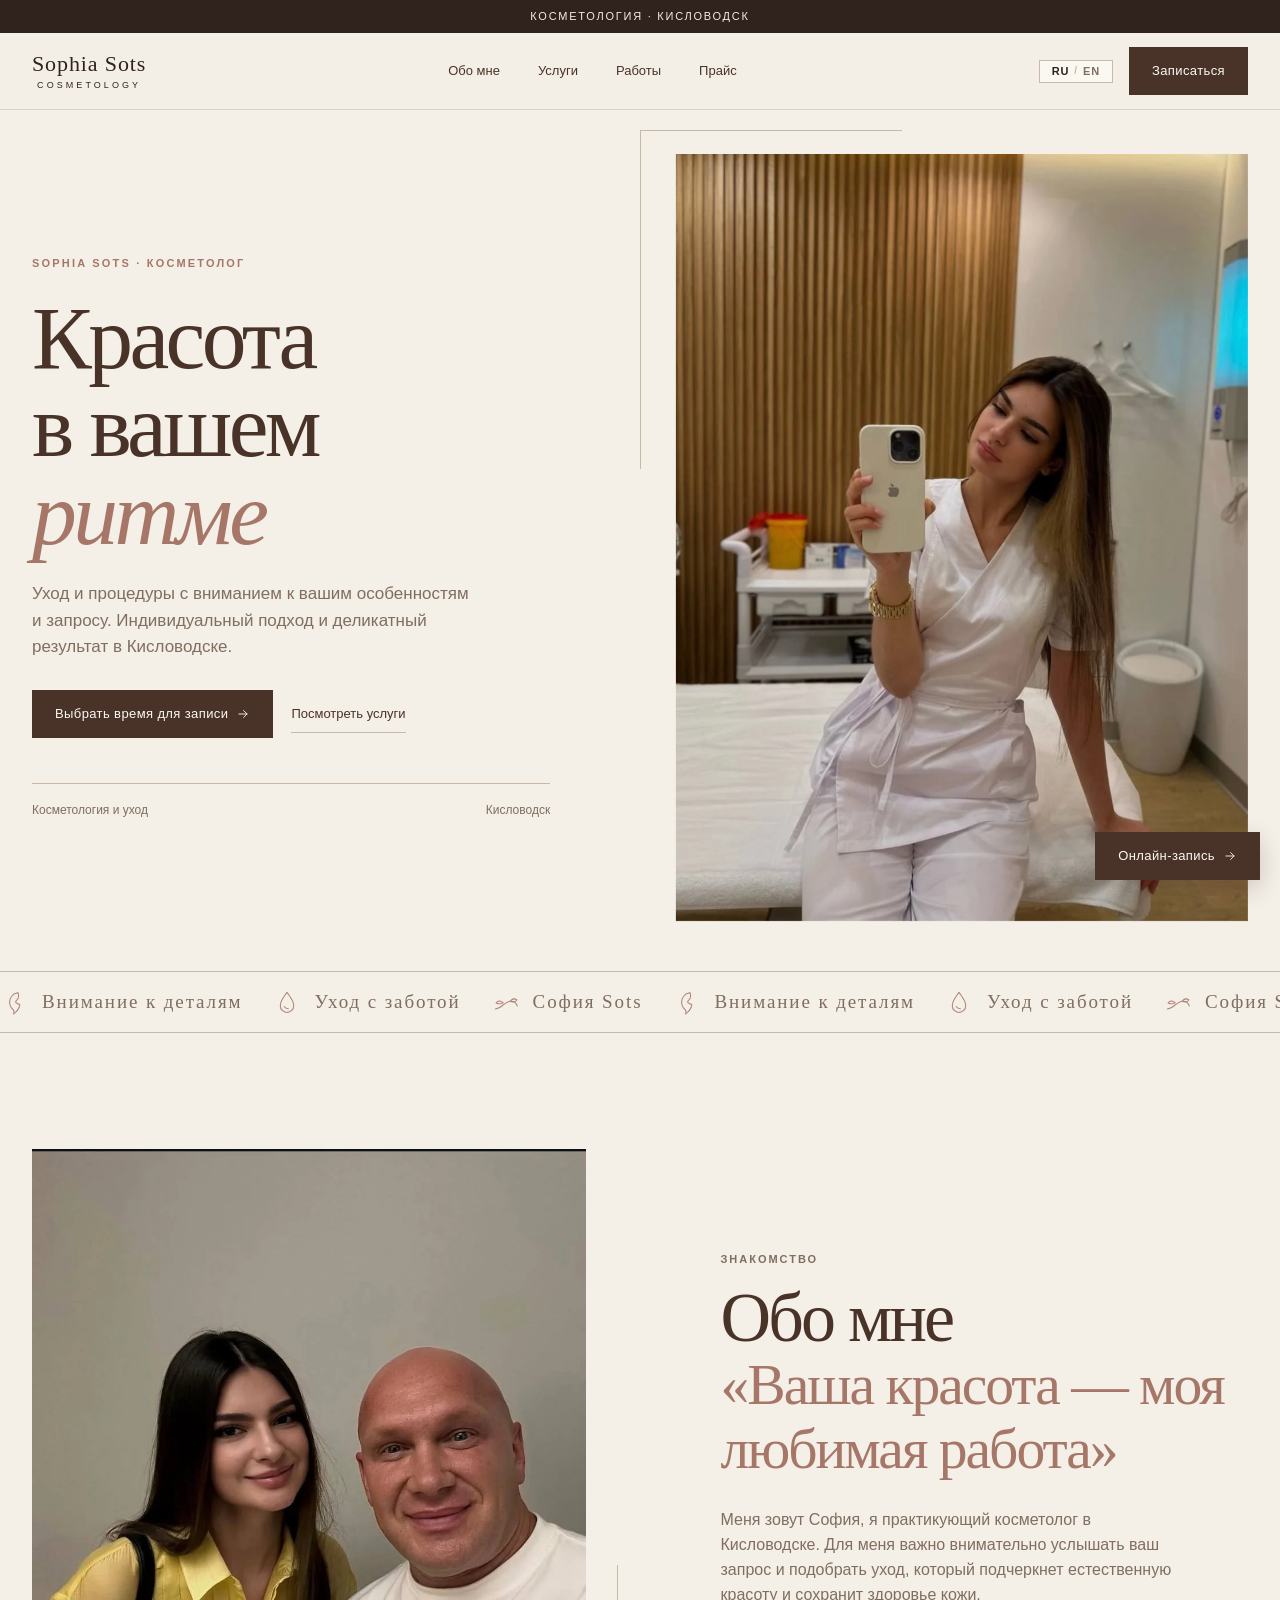
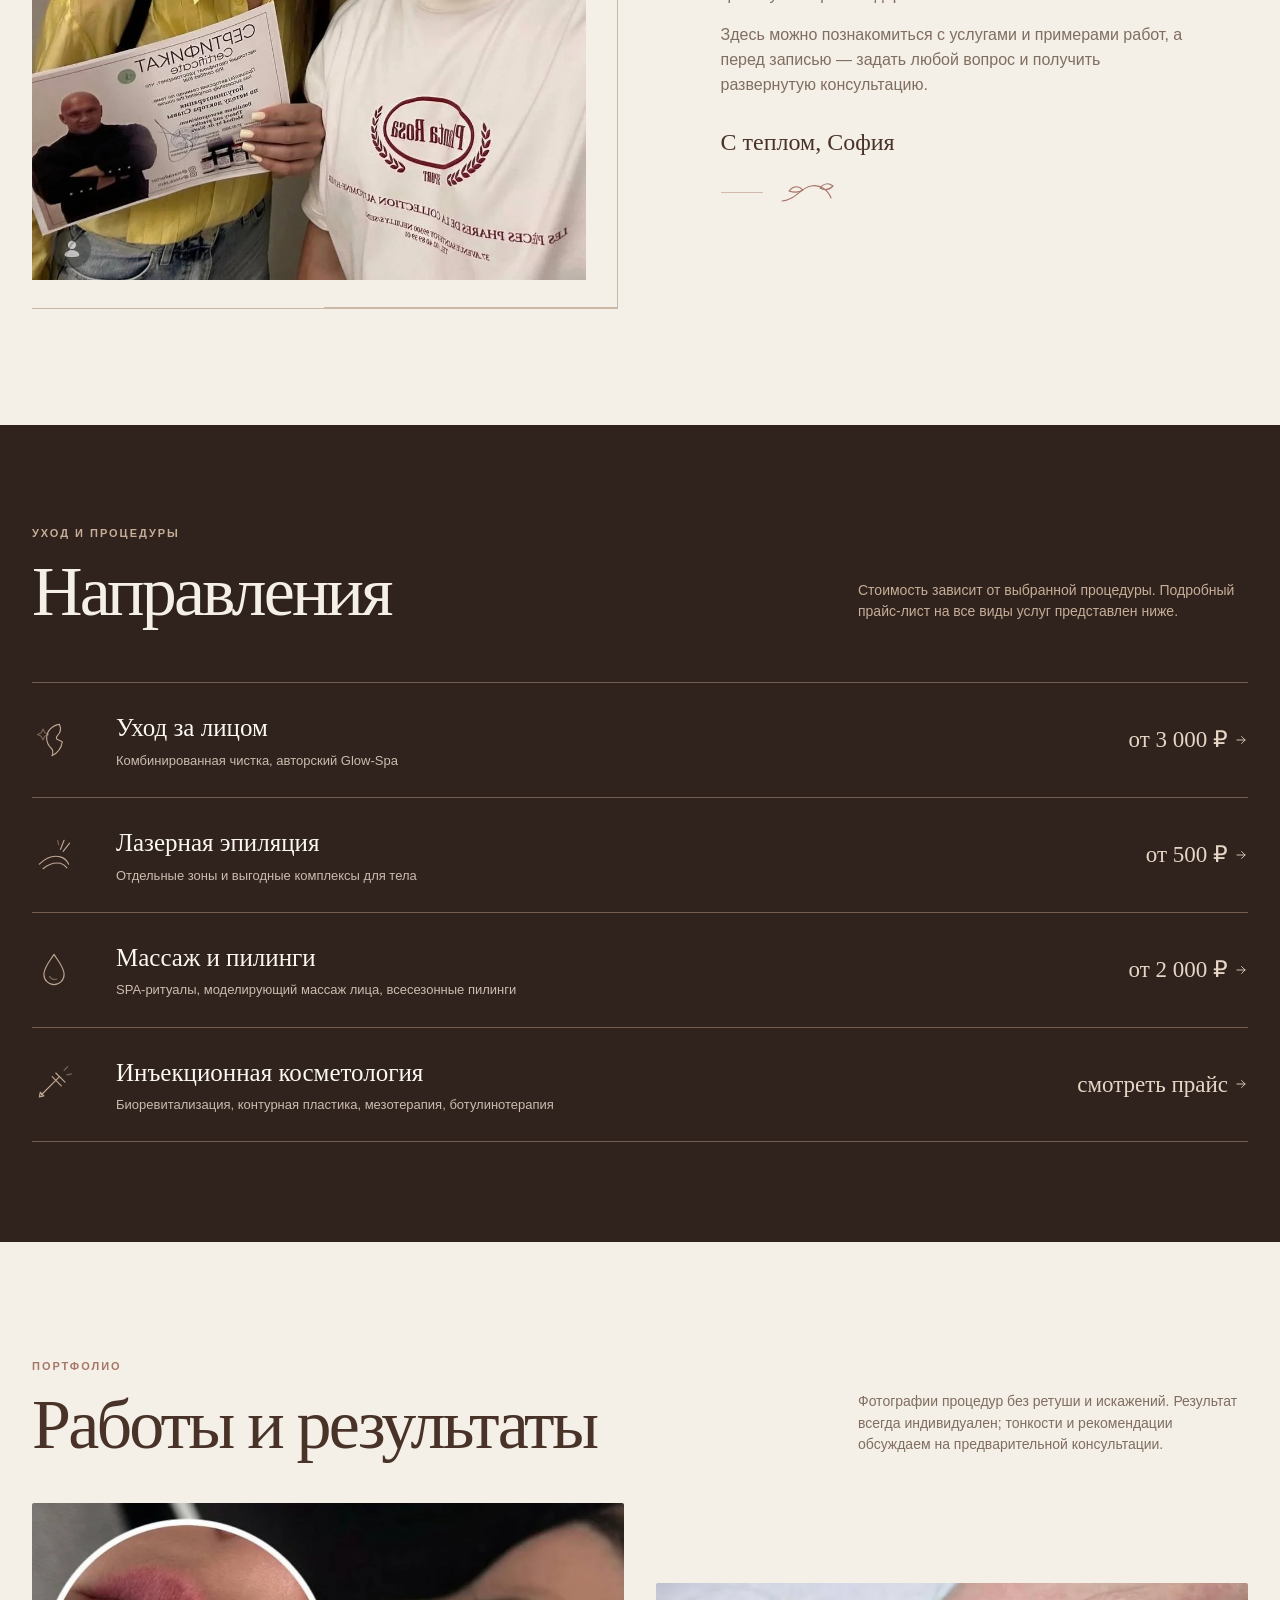
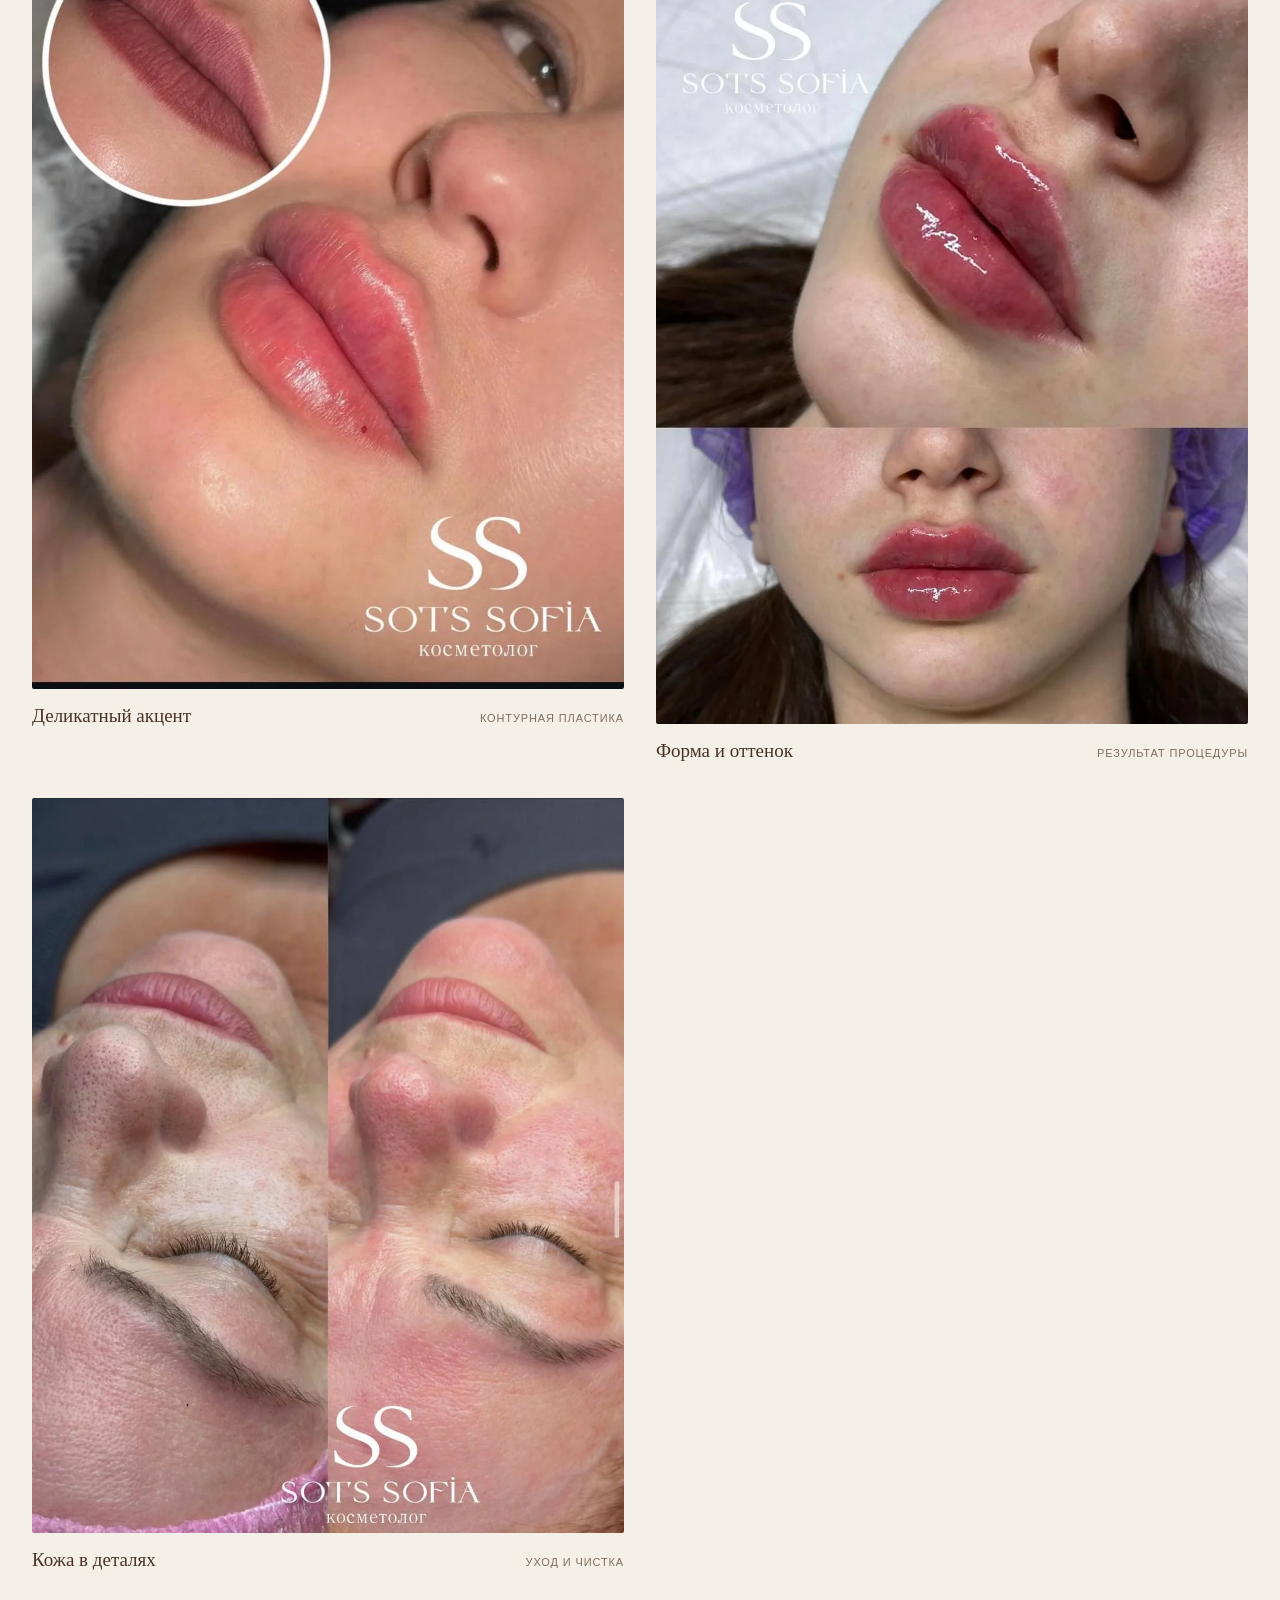
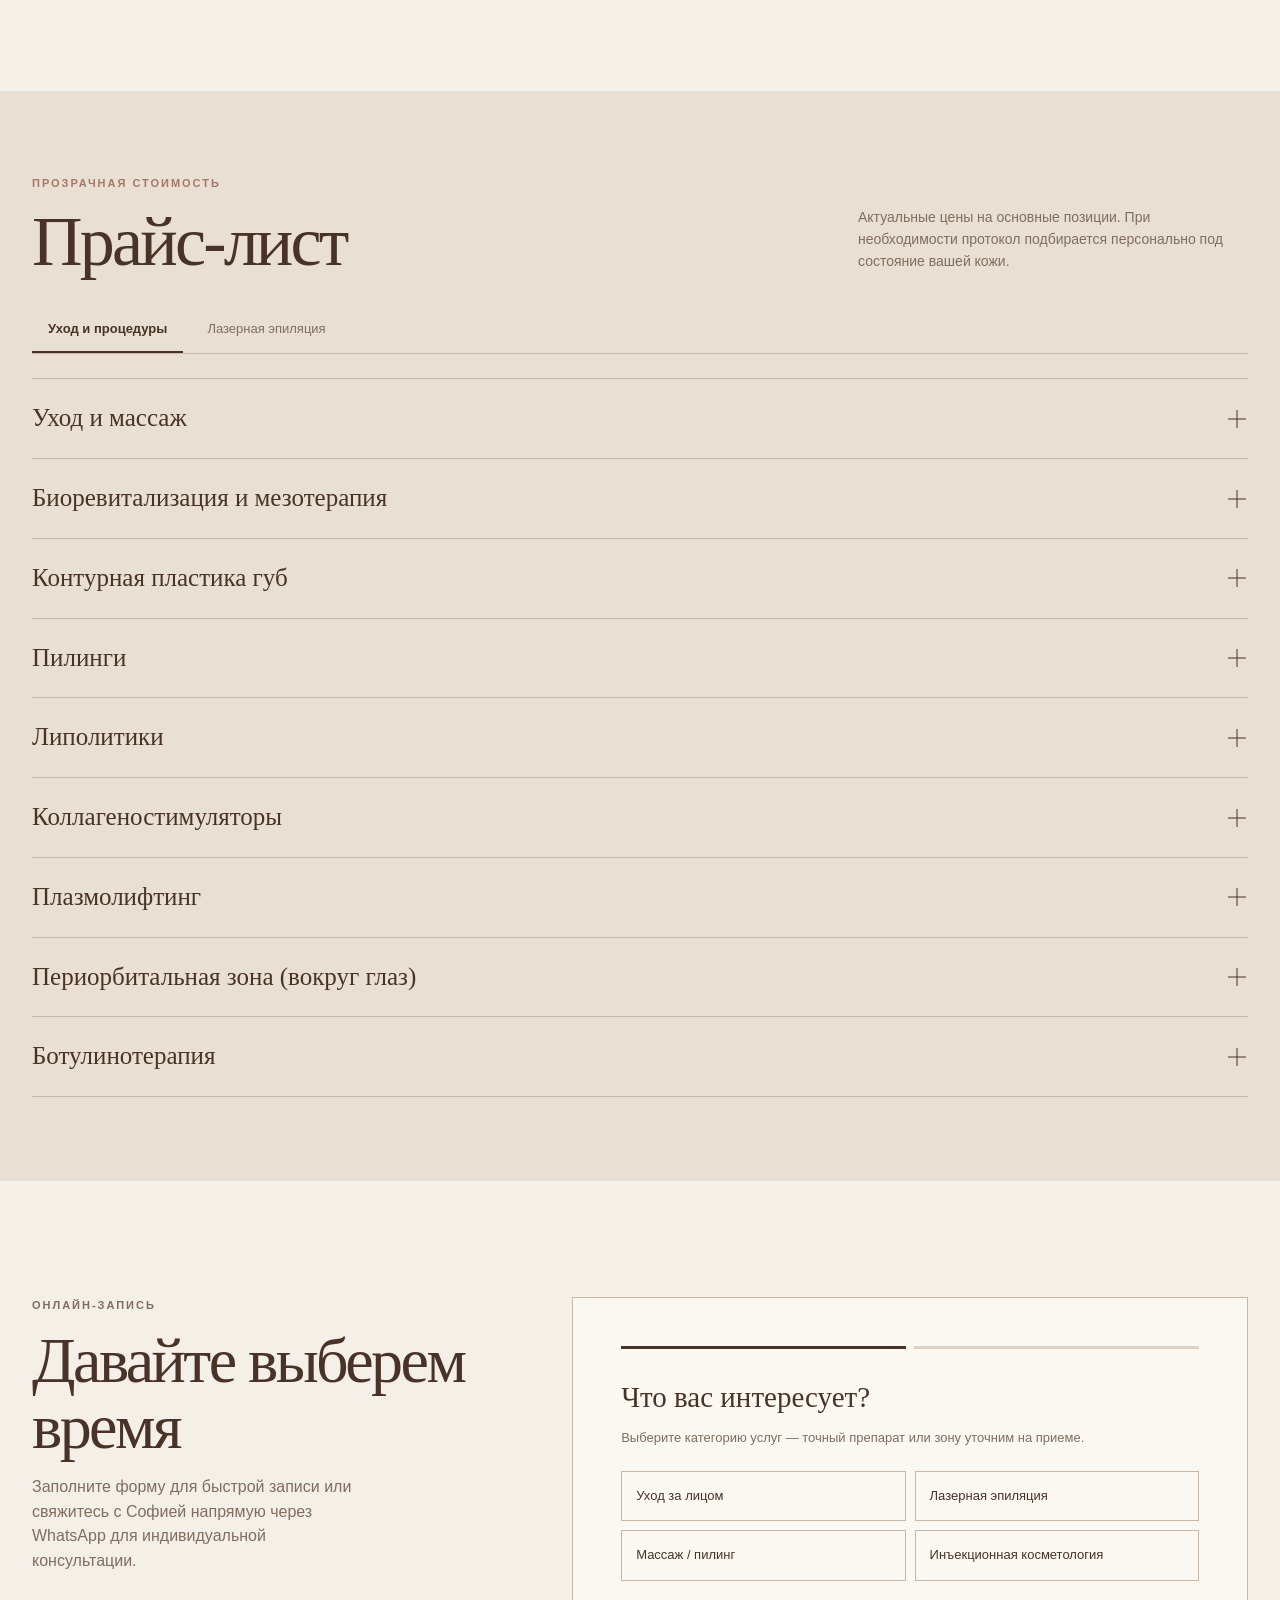
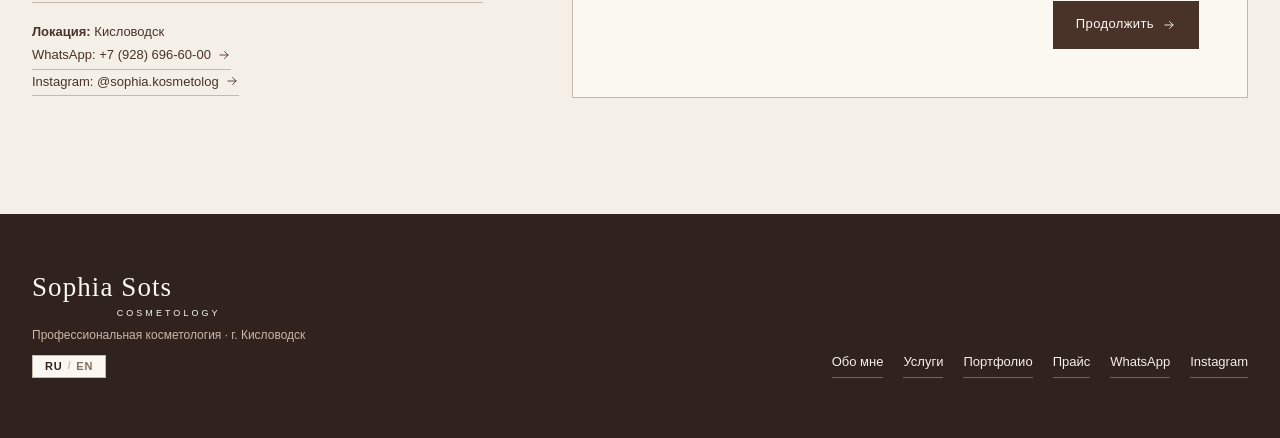
<file: index.html>
<!doctype html>
<html lang="ru">
<head>
  <meta charset="utf-8">
  <meta name="viewport" content="width=device-width, initial-scale=1">
  <meta name="theme-color" content="#f4efe7">
  <meta name="description" content="Sophia Sots — косметолог в Кисловодске. Профессиональный уход, биоревитализация, контурная пластика губ, пилинги и лазерная эпиляция. Актуальный прайс и онлайн-запись.">
  <meta name="keywords" content="косметолог Кисловодск, чистка лица Кисловодск, лазерная эпиляция Кисловодск, контурная пластика губ, Sophia Sots">
  <meta name="author" content="Sophia Sots">

  <title>Sophia Sots — Косметолог в Кисловодске | Услуги, прайс и запись</title>

  <!-- Canonical & Favicon -->
  <link rel="canonical" href="https://gennadijvaliev02-design.github.io/sofia/">
  <link rel="alternate" hreflang="ru" href="https://gennadijvaliev02-design.github.io/sofia/">
  <link rel="alternate" hreflang="en" href="https://gennadijvaliev02-design.github.io/sofia/en.html">
  <link rel="alternate" hreflang="x-default" href="https://gennadijvaliev02-design.github.io/sofia/">
  <link rel="icon" type="image/svg+xml" href="assets/images/favicon.svg">

  <!-- Open Graph / Meta for Social Networks -->
  <meta property="og:type" content="website">
  <meta property="og:site_name" content="Sophia Sots Cosmetology">
  <meta property="og:title" content="Sophia Sots — Косметология и уход в Кисловодске">
  <meta property="og:description" content="Индивидуальный подбор процедур, чистки, инъекционная косметология и лазерная эпиляция в Кисловодске. Онлайн-запись.">
  <meta property="og:image" content="https://gennadijvaliev02-design.github.io/sofia/assets/images/og-image.jpg">
  <meta property="og:url" content="https://gennadijvaliev02-design.github.io/sofia/">

  <!-- Twitter Card -->
  <meta name="twitter:card" content="summary_large_image">
  <meta name="twitter:title" content="Sophia Sots — Косметолог в Кисловодске">
  <meta name="twitter:description" content="Уход и процедуры с вниманием к вашим особенностям и запросу. Онлайн-запись.">
  <meta name="twitter:image" content="https://gennadijvaliev02-design.github.io/sofia/assets/images/og-image.jpg">

  <link rel="stylesheet" href="css/style.css">
  <style>
/* ---------------- Language Switcher ---------------- */
.nav-right {
  display: flex;
  align-items: center;
  gap: 16px;
}

.lang-switch {
  display: inline-flex;
  align-items: center;
  gap: 5px;
  font-size: 11px;
  font-weight: 700;
  letter-spacing: 0.08em;
  padding: 5px 12px;
  border: 1px solid var(--line);
  background: var(--paper);
  color: var(--brown);
  line-height: 1;
  text-decoration: none;
}

.lang-link {
  color: var(--muted);
  text-decoration: none;
  transition: color 0.2s ease;
}

.lang-link:hover {
  color: var(--deep);
}

.lang-link.active {
  color: var(--deep);
  font-weight: 800;
  pointer-events: none;
}

.lang-sep {
  color: var(--line);
  font-size: 10px;
}

@media (max-width: 800px) {
  .nav-right {
    gap: 8px;
  }
  .lang-switch {
    padding: 4px 8px;
    font-size: 10px;
    gap: 3px;
  }
}
</style>
</head>
<body>
  <div class="topline">Косметология · Кисловодск</div>

  <header class="header">
    <nav class="nav" aria-label="Основная навигация">
      <a class="brand" href="#home" aria-label="Sophia Sots — на главную">Sophia Sots<small>cosmetology</small></a>
      <button class="menu-toggle" type="button" aria-expanded="false" aria-controls="navlinks">Меню</button>
      <div class="navlinks" id="navlinks">
        <a href="#about">Обо мне</a>
        <a href="#services">Услуги</a>
        <a href="#works">Работы</a>
        <a href="#prices">Прайс</a>
      </div>
      <div class="nav-right">
        <div class="lang-switch" role="navigation" aria-label="Язык / Language">
          <span class="lang-link active" aria-current="page">RU</span>
          <span class="lang-sep">/</span>
          <a href="en.html" class="lang-link" title="English version">EN</a>
        </div>
        <a class="nav-cta" href="#booking">Записаться</a>
      </div>
    </nav>
  </header>

  <main id="home">
    <!-- Hero Section -->
    <section class="hero" aria-labelledby="hero-title">
      <div>
        <p class="eyebrow">Sophia Sots · косметолог</p>
        <h1 id="hero-title">Красота<br>в вашем<br><em>ритме</em></h1>
        <p class="hero-copy">Уход и процедуры с вниманием к вашим особенностям и запросу. Индивидуальный подход и деликатный результат в Кисловодске.</p>
        <div class="hero-actions">
          <a class="button" href="#booking">
            Выбрать время для записи
            <svg class="icon-arrow" aria-hidden="true" viewBox="0 0 24 24"><path d="M5 12h14m-6-6 6 6-6 6"/></svg>
          </a>
          <a class="text-link" href="#services">Посмотреть услуги</a>
        </div>
        <div class="hero-note">
          <span>Косметология и уход</span>
          <span>Кисловодск</span>
        </div>
      </div>
      <div class="hero-visual">
        <picture>
          <source srcset="assets/images/hero-sophia.webp" type="image/webp">
          <img src="assets/images/hero-sophia.jpg" alt="София в кабинете косметологии" width="955" height="1280" fetchpriority="high">
        </picture>
      </div>
    </section>

    <!-- Marquee Banner -->
    <div class="marquee" aria-label="Красота в деталях">
      <div class="marquee-track">
        <div class="marquee-group">
          <span class="marquee-item">
            <svg class="marquee-icon" aria-hidden="true" viewBox="0 0 32 32"><path d="M20.5 5.5c-5.7.8-9.5 5.2-9.5 10.8 0 3.5 1.4 6.1 3.7 8.1 1.5 1.3 1.8 3 .9 5.1"/><path d="M20.5 5.5c1.5 3.7.7 6.6-1.6 8.6-1.5 1.3-1.3 2.8.8 3.6l3 1.1c-.8 4.9-3.2 8.3-7.1 10.7"/></svg>
            Внимание к деталям
          </span>
          <span class="marquee-item">
            <svg class="marquee-icon" aria-hidden="true" viewBox="0 0 32 32"><path d="M16 5c-3.8 5.3-7.7 9.7-7.7 15.2a7.7 7.7 0 0 0 15.4 0C23.7 14.7 19.8 10.3 16 5z"/><path d="M12.7 21.2c1.1 1.7 2.7 2.5 4.8 2.5"/></svg>
            Уход с заботой
          </span>
          <span class="marquee-item">
            <svg class="marquee-icon" aria-hidden="true" viewBox="0 0 32 32"><path d="M5 24c7.4-.6 9.7-7.1 15.6-8.5 4.8-1.1 8.1 1.3 9.4 5"/><path d="M14 17c-3-3.1-5.8-2.9-8.3.1 3.7 1.5 6.5 1.2 8.3-.1z"/><path d="M22 15c2.4-3 5.2-3.1 7.6-1.3-2.4 2.6-5 3.1-7.6 1.3z"/></svg>
            София Sots
          </span>
        </div>
        <div class="marquee-group" aria-hidden="true">
          <span class="marquee-item">
            <svg class="marquee-icon" aria-hidden="true" viewBox="0 0 32 32"><path d="M20.5 5.5c-5.7.8-9.5 5.2-9.5 10.8 0 3.5 1.4 6.1 3.7 8.1 1.5 1.3 1.8 3 .9 5.1"/><path d="M20.5 5.5c1.5 3.7.7 6.6-1.6 8.6-1.5 1.3-1.3 2.8.8 3.6l3 1.1c-.8 4.9-3.2 8.3-7.1 10.7"/></svg>
            Внимание к деталям
          </span>
          <span class="marquee-item">
            <svg class="marquee-icon" aria-hidden="true" viewBox="0 0 32 32"><path d="M16 5c-3.8 5.3-7.7 9.7-7.7 15.2a7.7 7.7 0 0 0 15.4 0C23.7 14.7 19.8 10.3 16 5z"/><path d="M12.7 21.2c1.1 1.7 2.7 2.5 4.8 2.5"/></svg>
            Уход с заботой
          </span>
          <span class="marquee-item">
            <svg class="marquee-icon" aria-hidden="true" viewBox="0 0 32 32"><path d="M5 24c7.4-.6 9.7-7.1 15.6-8.5 4.8-1.1 8.1 1.3 9.4 5"/><path d="M14 17c-3-3.1-5.8-2.9-8.3.1 3.7 1.5 6.5 1.2 8.3-.1z"/><path d="M22 15c2.4-3 5.2-3.1 7.6-1.3-2.4 2.6-5 3.1-7.6 1.3z"/></svg>
            София Sots
          </span>
        </div>
      </div>
    </div>

    <!-- About Section -->
    <section class="section" id="about" aria-labelledby="about-title">
      <div class="about">
        <div class="about-photo">
          <picture>
            <source srcset="assets/images/about-sophia.webp" type="image/webp">
            <img src="assets/images/about-sophia.jpg" alt="София в кабинете, портрет" width="969" height="1280" loading="lazy">
          </picture>
        </div>
        <div class="about-copy">
          <p class="section-kicker">Знакомство</p>
          <h2 class="section-title" id="about-title">Обо мне</h2>
          <blockquote>«Ваша красота — моя любимая работа»</blockquote>
          <p>Меня зовут София, я практикующий косметолог в Кисловодске. Для меня важно внимательно услышать ваш запрос и подобрать уход, который подчеркнет естественную красоту и сохранит здоровье кожи.</p>
          <p>Здесь можно познакомиться с услугами и примерами работ, а перед записью — задать любой вопрос и получить развернутую консультацию.</p>
          <div class="signature">С теплом, София</div>
          <div class="ornament" aria-hidden="true">
            <span></span>
            <svg viewBox="0 0 72 28"><path d="M5 22c14-1 18-13 29-15 9-2 17 4 20 12"/><path d="M26 11c-5-5-10-4-14 1 6 2 11 1 14-1z"/><path d="M43 9c4-5 9-5 13-2-4 4-8 5-13 2z"/></svg>
          </div>
        </div>
      </div>
    </section>

    <!-- Services Section -->
    <section class="services" id="services" aria-labelledby="services-title">
      <div class="section-head">
        <div>
          <p class="section-kicker">Уход и процедуры</p>
          <h2 class="section-title" id="services-title">Направления</h2>
        </div>
        <p class="section-intro">Стоимость зависит от выбранной процедуры. Подробный прайс-лист на все виды услуг представлен ниже.</p>
      </div>
      <div class="service-list">
        <article class="service">
          <svg class="service-art" aria-hidden="true" viewBox="0 0 48 48"><path d="M30 7c-8 1-14 7-14 15 0 5 2 8 5 11 2 2 2 5 1 8"/><path d="M30 7c2 5 1 9-2 12-2 2-2 4 1 5l4 2c-1 7-5 12-11 15"/><path class="soft" d="M10 16l2-4 2 4 4 2-4 2-2 4-2-4-4-2z"/></svg>
          <div>
            <h3>Уход за лицом</h3>
            <p>Комбинированная чистка, авторский Glow-Spa</p>
          </div>
          <a class="service-price" href="#prices">от 3 000 ₽ <svg class="icon-arrow" aria-hidden="true" viewBox="0 0 24 24"><path d="M5 12h14m-6-6 6 6-6 6"/></svg></a>
        </article>

        <article class="service">
          <svg class="service-art" aria-hidden="true" viewBox="0 0 48 48"><path d="M8 34c8-8 15-10 23-8 4 1 7 4 9 8"/><path d="M12 39c7-6 13-7 19-6 3 1 5 2 7 5"/><path d="M35 8l-4 10m10-7-7 9"/><path class="soft" d="M28 8l1 5"/></svg>
          <div>
            <h3>Лазерная эпиляция</h3>
            <p>Отдельные зоны и выгодные комплексы для тела</p>
          </div>
          <a class="service-price" href="#prices">от 500 ₽ <svg class="icon-arrow" aria-hidden="true" viewBox="0 0 24 24"><path d="M5 12h14m-6-6 6 6-6 6"/></svg></a>
        </article>

        <article class="service">
          <svg class="service-art" aria-hidden="true" viewBox="0 0 48 48"><path d="M24 7c-5 8-11 14-11 22a11 11 0 0 0 22 0C35 21 29 15 24 7z"/><path class="soft" d="M19 31c2 3 5 4 8 3"/></svg>
          <div>
            <h3>Массаж и пилинги</h3>
            <p>SPA-ритуалы, моделирующий массаж лица, всесезонные пилинги</p>
          </div>
          <a class="service-price" href="#prices">от 2 000 ₽ <svg class="icon-arrow" aria-hidden="true" viewBox="0 0 24 24"><path d="M5 12h14m-6-6 6 6-6 6"/></svg></a>
        </article>

        <article class="service">
          <svg class="service-art" aria-hidden="true" viewBox="0 0 48 48"><path d="M10 36l20-20m-4-4 10 10m-14-6 10 10"/><path d="M8 38l5-1-4-4z"/><path class="soft" d="M35 9l4-4m-1 9 5-1"/></svg>
          <div>
            <h3>Инъекционная косметология</h3>
            <p>Биоревитализация, контурная пластика, мезотерапия, ботулинотерапия</p>
          </div>
          <a class="service-price" href="#prices">смотреть прайс <svg class="icon-arrow" aria-hidden="true" viewBox="0 0 24 24"><path d="M5 12h14m-6-6 6 6-6 6"/></svg></a>
        </article>
      </div>
    </section>

    <!-- Works / Portfolio Section -->
    <section class="section" id="works" aria-labelledby="works-title">
      <div class="section-head">
        <div>
          <p class="section-kicker">Портфолио</p>
          <h2 class="section-title" id="works-title">Работы и результаты</h2>
        </div>
        <p class="section-intro">Фотографии процедур без ретуши и искажений. Результат всегда индивидуален; тонкости и рекомендации обсуждаем на предварительной консультации.</p>
      </div>
      <div class="works">
        <figure class="work">
          <picture>
            <source srcset="assets/images/work-lips-1.webp" type="image/webp">
            <img src="assets/images/work-lips-1.jpg" alt="Пример контурной пластики губ, работа Софии Sots" width="964" height="1280" loading="lazy">
          </picture>
          <figcaption>Деликатный акцент <small>Контурная пластика</small></figcaption>
        </figure>

        <figure class="work">
          <picture>
            <source srcset="assets/images/work-lips-2.webp" type="image/webp">
            <img src="assets/images/work-lips-2.jpg" alt="Гармоничная форма и естественный оттенок губ" width="1022" height="1280" loading="lazy">
          </picture>
          <figcaption>Форма и оттенок <small>Результат процедуры</small></figcaption>
        </figure>

        <figure class="work">
          <picture>
            <source srcset="assets/images/work-skin.webp" type="image/webp">
            <img src="assets/images/work-skin.jpg" alt="Чистота и сияние кожи после уходового комплекса" width="1030" height="1280" loading="lazy">
          </picture>
          <figcaption>Кожа в деталях <small>Уход и чистка</small></figcaption>
        </figure>
      </div>
    </section>

    <!-- Price Section -->
    <section class="price-wrap" id="prices" aria-labelledby="prices-title">
      <div class="section-head">
        <div>
          <p class="section-kicker">Прозрачная стоимость</p>
          <h2 class="section-title" id="prices-title">Прайс-лист</h2>
        </div>
        <p class="section-intro">Актуальные цены на основные позиции. При необходимости протокол подбирается персонально под состояние вашей кожи.</p>
      </div>

      <div class="price-tabs" role="tablist" aria-label="Категории прайса">
        <button class="price-tab" id="tab-care" role="tab" aria-selected="true" aria-controls="panel-care">Уход и процедуры</button>
        <button class="price-tab" id="tab-laser" role="tab" aria-selected="false" aria-controls="panel-laser">Лазерная эпиляция</button>
      </div>

      <div class="price-panel active" id="panel-care" role="tabpanel" aria-labelledby="tab-care">
        <div class="price-group">
          <h3>Уход и массаж</h3>
          <div class="price-row"><span>Комбинированная чистка лица</span><b>3 500 ₽</b></div>
          <div class="price-row"><span>Glow-Spa</span><b>3 000 ₽</b></div>
          <div class="price-row"><span>SPA-ритуал: лицо, шея и декольте</span><b>2 500 ₽</b></div>
          <div class="price-row"><span>Массаж лица, курс из 5 процедур</span><b>10 000 ₽</b></div>

          <h3>Биоревитализация и мезотерапия</h3>
          <div class="price-row"><span>Meso Wharton P199</span><b>14 000 ₽</b></div>
          <div class="price-row"><span>Meso Xanthin P199</span><b>14 000 ₽</b></div>
          <div class="price-row"><span>Pentake Boom</span><b>7 500 ₽</b></div>
          <div class="price-row"><span>Лечение акне</span><b>4 500 ₽</b></div>
          <div class="price-row"><span>Novacutan</span><b>14 500 ₽</b></div>
          <div class="price-row"><span>Aquashine</span><b>7 000 ₽</b></div>
          <div class="price-row"><span>Revi Strong, 2 мл</span><b>13 000 ₽</b></div>
          <div class="price-row"><span>Revi Silk, 2 мл</span><b>13 000 ₽</b></div>
          <div class="price-row"><span>Profhilo</span><b>17 000 ₽</b></div>
          <div class="price-row"><span>Light Fit PDRN</span><b>4 500 ₽</b></div>
          <div class="price-row"><span>Novacutan Hydro Deluxe</span><b>11 500 ₽</b></div>
          <div class="price-row"><span>Pinest</span><b>16 000 ₽</b></div>
          <div class="price-row"><span>Bellarti, 2 мл</span><b>10 000–13 000 ₽</b></div>
          <div class="price-row"><span>Exoluma PDRN</span><b>9 000 ₽</b></div>
          <div class="price-row"><span>Мезотерапия головы</span><b>4 000 ₽</b></div>
          <div class="price-row"><span>Hyaron, 2,5 мл</span><b>4 000 ₽</b></div>
          <div class="price-row"><span>Mesoten, 2,5 мл</span><b>7 000 ₽</b></div>
          <div class="price-row"><span>Filorga NCTF 135 HA</span><b>8 000 ₽</b></div>
          <div class="price-row"><span>Kiaza Reju</span><b>5 000 ₽</b></div>

          <h3>Контурная пластика губ</h3>
          <div class="price-row"><span>Stylage M, 1 мл (Франция)</span><b>16 000 ₽</b></div>
          <div class="price-row"><span>Belotero, 1,1 мл</span><b>9 000 ₽</b></div>
          <div class="price-row"><span>Belotero (Германия)</span><b>15 500 ₽</b></div>
          <div class="price-row"><span>Revolax Lips</span><b>12 000 ₽</b></div>
          <div class="price-row"><span>Reluma Kiss (Франция)</span><b>12 000 ₽</b></div>

          <h3>Пилинги</h3>
          <div class="price-row"><span>BioRePeel</span><b>3 500 ₽</b></div>
          <div class="price-row"><span>PRX-T33</span><b>3 000 ₽</b></div>
          <div class="price-row"><span>Миндально-яблочный пилинг</span><b>2 000 ₽</b></div>
          <div class="price-row"><span>Азелаиновый пилинг</span><b>2 000 ₽</b></div>
          <div class="price-row"><span>Пировиноградный пилинг</span><b>2 000 ₽</b></div>
          <div class="price-row"><span>Салициловый пилинг</span><b>2 000 ₽</b></div>
          <div class="price-row"><span>Феруловый пилинг</span><b>2 000 ₽</b></div>
          <div class="price-row"><span>Жёлтый пилинг (ретиноевый)</span><b>7 000 ₽</b></div>
          <div class="price-row"><span>Peach Peel</span><b>4 000 ₽</b></div>

          <h3>Липолитики</h3>
          <div class="price-row"><span>Light Fit, 1 флакон 2 мл</span><b>5 000 ₽</b></div>
          <div class="price-row"><span>Biogel «Стройность»</span><b>11 500 ₽</b></div>
          <div class="price-row"><span>Lipo Face / Body</span><b>4 500 ₽</b></div>
          <div class="price-row"><span>Citrin bottle</span><b>7 000 ₽</b></div>

          <h3>Коллагеностимуляторы</h3>
          <div class="price-row"><span>Karizma</span><b>16 500 ₽</b></div>
          <div class="price-row"><span>Cocolift</span><b>9 500 ₽</b></div>
          <div class="price-row"><span>Cocolift micro</span><b>14 000 ₽</b></div>
          <div class="price-row"><span>Nithifine</span><b>10 500 ₽</b></div>
          <div class="price-row"><span>Profhilo + collagen</span><b>12 000 ₽</b></div>
          <div class="price-row"><span>Cocolift micro + Filorga, комплекс</span><b>19 000 ₽</b></div>

          <h3>Плазмолифтинг</h3>
          <div class="price-row"><span>Плазмолифтинг, базовый</span><b>3 000 ₽</b></div>
          <div class="price-row"><span>Плазмолифтинг, обогащённый</span><b>5 500 ₽</b></div>

          <h3>Периорбитальная зона (вокруг глаз)</h3>
          <div class="price-row"><span>Pentake Eye</span><b>7 500 ₽</b></div>
          <div class="price-row"><span>Revi Eye</span><b>10 000 ₽</b></div>
          <div class="price-row"><span>Meso-Eye C71</span><b>14 000 ₽</b></div>
          <div class="price-row"><span>Este Eye</span><b>5 500 ₽</b></div>
          <div class="price-row"><span>Pinest Soft</span><b>15 500 ₽</b></div>

          <h3>Ботулинотерапия</h3>
          <div class="price-row"><span>Межбровье</span><b>3 000–4 000 ₽</b></div>
          <div class="price-row"><span>Лоб</span><b>3 000 ₽</b></div>
          <div class="price-row"><span>Область глаз</span><b>3 000 ₽</b></div>
          <div class="price-row"><span>Три зоны: межбровье, лоб и глаза</span><b>8 000 ₽</b></div>
          <div class="price-row"><span>Нижняя треть лица</span><b>3 000 ₽</b></div>
          <div class="price-row"><span>Лифтинг</span><b>3 000 ₽</b></div>
          <div class="price-row"><span>Лечение гипергидроза</span><b>8 000 ₽</b></div>
          <div class="price-row"><span>Расслабление жевательных мышц</span><b>5 000 ₽</b></div>
          <div class="price-row"><span>Сужение носа</span><b>5 000 ₽</b></div>
          <div class="price-row"><span>Приподнятие носа</span><b>10 000 ₽</b></div>
          <div class="price-row"><span>Full face</span><b>20 000–22 000 ₽</b></div>
        </div>
      </div>

      <div class="price-panel" id="panel-laser" role="tabpanel" aria-labelledby="tab-laser">
        <div class="laser-columns">
          <div class="laser-item"><span>Руки полностью</span><b>1 800 ₽</b></div>
          <div class="laser-item"><span>Руки до локтя</span><b>1 200 ₽</b></div>
          <div class="laser-item"><span>Руки выше локтя</span><b>1 200 ₽</b></div>
          <div class="laser-item"><span>Ноги полностью</span><b>2 300 ₽</b></div>
          <div class="laser-item"><span>Бёдра</span><b>1 500 ₽</b></div>
          <div class="laser-item"><span>Голени</span><b>1 200 ₽</b></div>
          <div class="laser-item"><span>Подмышечные впадины</span><b>1 000 ₽</b></div>
          <div class="laser-item"><span>Ареолы</span><b>500 ₽</b></div>
          <div class="laser-item"><span>Живот</span><b>800 ₽</b></div>
          <div class="laser-item"><span>Бикини классическое</span><b>1 000 ₽</b></div>
          <div class="laser-item"><span>Бикини глубокое</span><b>1 500 ₽</b></div>
          <div class="laser-item"><span>Спина</span><b>1 500 ₽</b></div>
          <div class="laser-item"><span>Поясница</span><b>900 ₽</b></div>
          <div class="laser-item"><span>Ягодицы</span><b>800 ₽</b></div>
        </div>
      </div>
    </section>

    <!-- Booking Section -->
    <section class="section" id="booking" aria-labelledby="booking-title">
      <div class="booking">
        <div class="booking-aside">
          <p class="section-kicker">Онлайн-запись</p>
          <h2 class="section-title" id="booking-title">Давайте выберем время</h2>
          <p>Заполните форму для быстрой записи или свяжитесь с Софией напрямую через WhatsApp для индивидуальной консультации.</p>
          <div class="contact-line">
            <strong>Локация:</strong> Кисловодск<br>
            <a href="https://wa.me/79286966000" target="_blank" rel="noopener">WhatsApp: +7 (928) 696-60-00 <svg class="icon-arrow" aria-hidden="true" viewBox="0 0 24 24"><path d="M5 12h14m-6-6 6 6-6 6"/></svg></a><br>
            <a href="https://instagram.com/sophia.kosmetolog" target="_blank" rel="noopener">Instagram: @sophia.kosmetolog <svg class="icon-arrow" aria-hidden="true" viewBox="0 0 24 24"><path d="M5 12h14m-6-6 6 6-6 6"/></svg></a>
          </div>
        </div>

        <div class="booking-box">
          <div class="stepper" aria-label="Шаг 1 из 2">
            <i class="on"></i>
            <i></i>
          </div>

          <form id="booking-form" novalidate>
            <!-- Step 1: Select Service -->
            <div class="form-step active" data-step="1">
              <h3>Что вас интересует?</h3>
              <p class="form-hint">Выберите категорию услуг — точный препарат или зону уточним на приеме.</p>
              <div class="choice-list">
                <div class="choice">
                  <input id="s1" type="radio" name="service" value="Уход за лицом" required>
                  <label for="s1">Уход за лицом</label>
                </div>
                <div class="choice">
                  <input id="s2" type="radio" name="service" value="Лазерная эпиляция">
                  <label for="s2">Лазерная эпиляция</label>
                </div>
                <div class="choice">
                  <input id="s3" type="radio" name="service" value="Массаж / пилинг">
                  <label for="s3">Массаж / пилинг</label>
                </div>
                <div class="choice">
                  <input id="s4" type="radio" name="service" value="Инъекционная косметология">
                  <label for="s4">Инъекционная косметология</label>
                </div>
              </div>
              <div class="form-buttons">
                <span></span>
                <button class="button" type="button" data-next>
                  Продолжить
                  <svg class="icon-arrow" aria-hidden="true" viewBox="0 0 24 24"><path d="M5 12h14m-6-6 6 6-6 6"/></svg>
                </button>
              </div>
            </div>

            <!-- Step 2: Contact Info -->
            <div class="form-step" data-step="2">
              <h3>Как к вам обращаться?</h3>
              <p class="form-hint">Укажите контактные данные и удобное время для визита.</p>
              <div class="form-grid">
                <div class="field">
                  <label for="client-name">Ваше имя</label>
                  <input id="client-name" name="name" autocomplete="name" placeholder="Например: Анна" required>
                </div>
                <div class="field">
                  <label for="client-phone">Телефон</label>
                  <input id="client-phone" name="phone" type="tel" autocomplete="tel" placeholder="+7 (___) ___-__-__" required>
                </div>
                <div class="field">
                  <label for="client-date">Желаемая дата</label>
                  <input id="client-date" name="date" type="date" required>
                </div>
                <div class="field">
                  <label for="client-time">Удобное время</label>
                  <select id="client-time" name="time" required>
                    <option value="">Выберите время</option>
                    <option value="Утром (10:00 – 13:00)">Утром (10:00 – 13:00)</option>
                    <option value="Днём (13:00 – 17:00)">Днём (13:00 – 17:00)</option>
                    <option value="Вечером (17:00 – 20:00)">Вечером (17:00 – 20:00)</option>
                    <option value="Время по согласованию">Время по согласованию</option>
                  </select>
                </div>
              </div>
              <div class="form-buttons">
                <button class="button secondary" type="button" data-back>
                  <svg class="icon-arrow" aria-hidden="true" viewBox="0 0 24 24" style="transform:rotate(180deg)"><path d="M5 12h14m-6-6 6 6-6 6"/></svg>
                  Назад
                </button>
                <button class="button" type="submit">
                  Записаться в WhatsApp
                  <svg class="icon-arrow" aria-hidden="true" viewBox="0 0 24 24"><path d="M5 12h14m-6-6 6 6-6 6"/></svg>
                </button>
              </div>
              <p class="fineprint">Нажимая кнопку, вы соглашаетесь на обработку персональных данных в соответствии с 152-ФЗ.</p>
            </div>
          </form>

          <!-- Success Screen -->
          <div class="success" role="status" aria-live="polite">
            <p class="section-kicker">Запись сформирована</p>
            <h3>Данные успешно подготовлены!</h3>
            <div id="summary"></div>
            <p class="success-note">Чат в WhatsApp открывается автоматически для подтверждения записи Софией. Если диалог не открылся, воспользуйтесь кнопкой ниже:</p>
            <div class="success-actions">
              <a class="button" id="wa-send-btn" href="#" target="_blank" rel="noopener">
                Подтвердить в WhatsApp
                <svg class="icon-arrow" aria-hidden="true" viewBox="0 0 24 24"><path d="M5 12h14m-6-6 6 6-6 6"/></svg>
              </a>
              <button class="button secondary" type="button" id="new-booking-btn">Записаться на другую услугу</button>
            </div>
          </div>
        </div>
      </div>
    </section>
  </main>

  <!-- Footer -->
  <footer class="footer">
    <div class="footer-inner">
      <div>
        <a class="brand" href="#home">Sophia Sots<small>cosmetology</small></a>
        <p class="footer-meta">Профессиональная косметология · г. Кисловодск</p>
        <div class="lang-switch" role="navigation" aria-label="Язык / Language" style="margin-top:10px">
          <span class="lang-link active" aria-current="page">RU</span>
          <span class="lang-sep">/</span>
          <a href="en.html" class="lang-link">EN</a>
        </div>
      </div>
      <div class="footer-links">
        <a href="#about">Обо мне</a>
        <a href="#services">Услуги</a>
        <a href="#works">Портфолио</a>
        <a href="#prices">Прайс</a>
        <a href="https://wa.me/79286966000" target="_blank" rel="noopener">WhatsApp</a>
        <a href="https://instagram.com/sophia.kosmetolog" target="_blank" rel="noopener">Instagram</a>
      </div>
    </div>
  </footer>

  <a class="button float-book" href="#booking">
    Онлайн-запись
    <svg class="icon-arrow" aria-hidden="true" viewBox="0 0 24 24"><path d="M5 12h14m-6-6 6 6-6 6"/></svg>
  </a>

  <script src="js/main.js" defer></script>
</body>
</html>
</file>
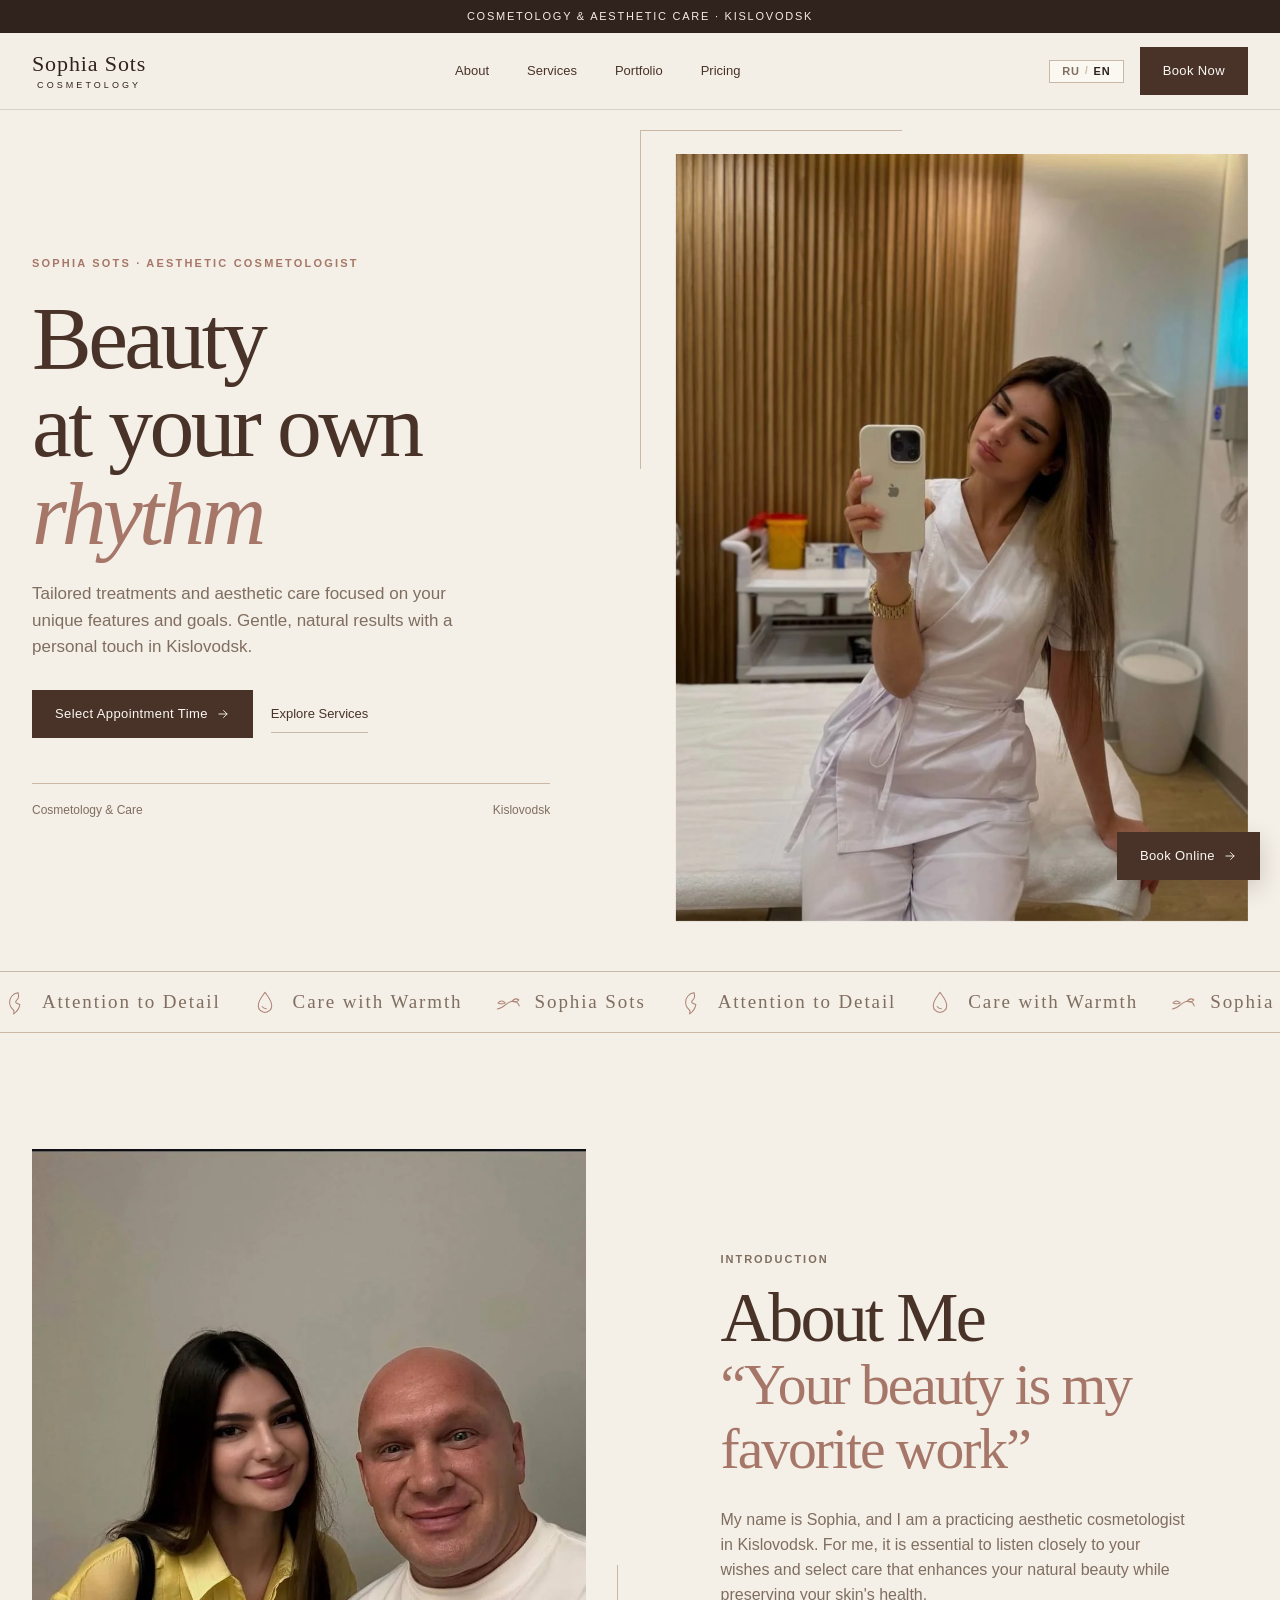
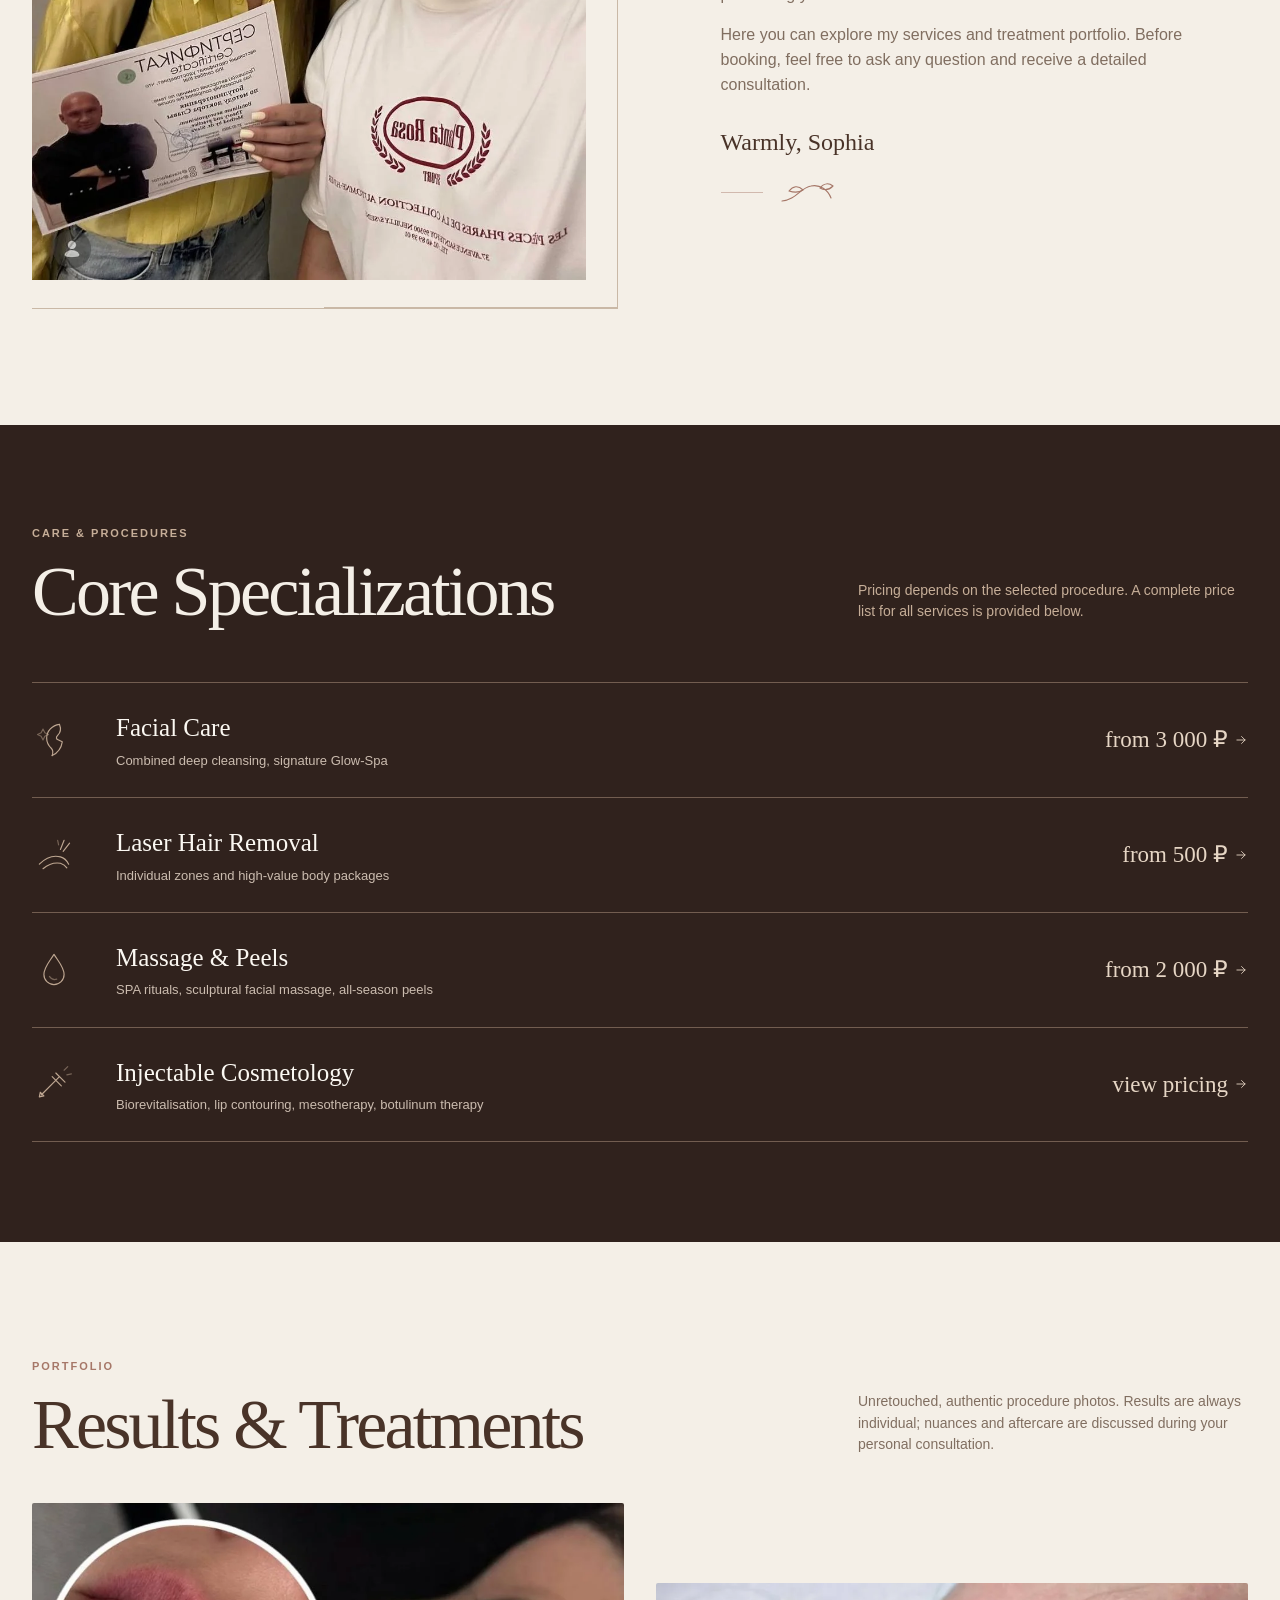
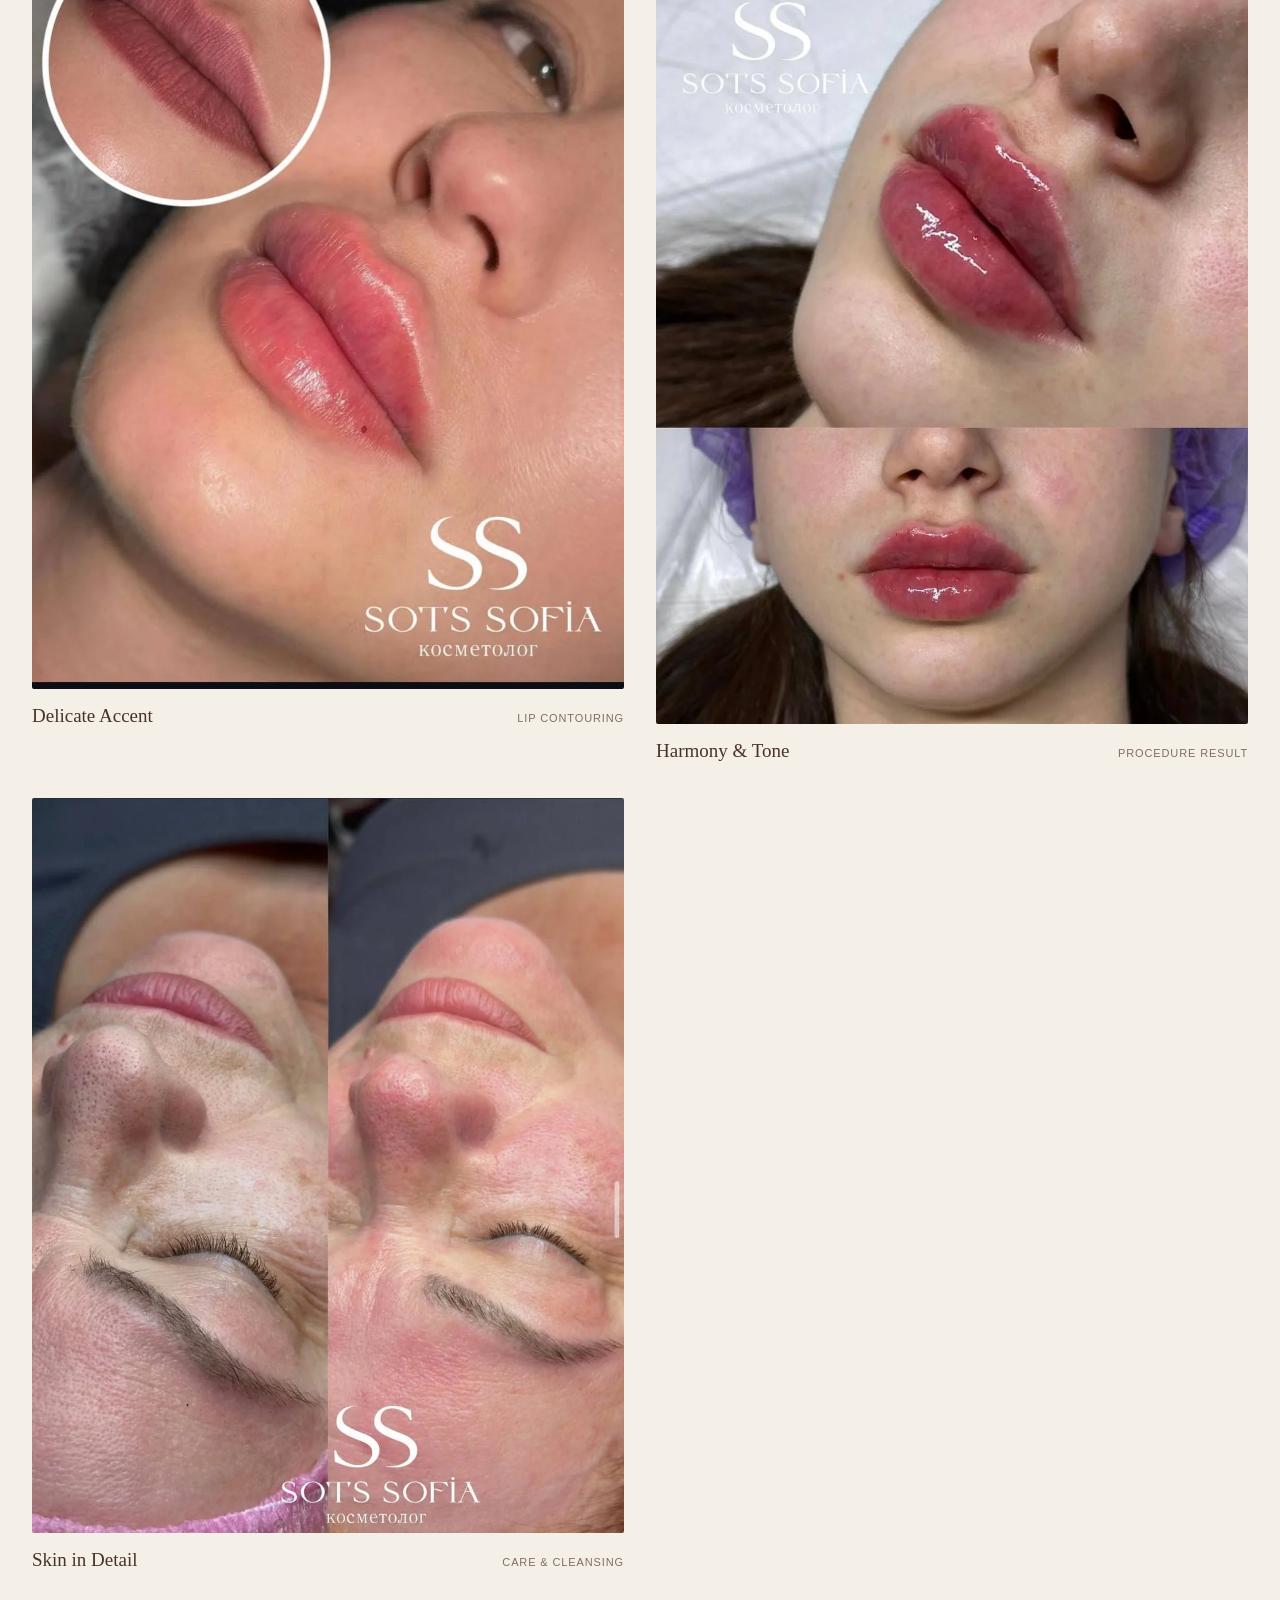
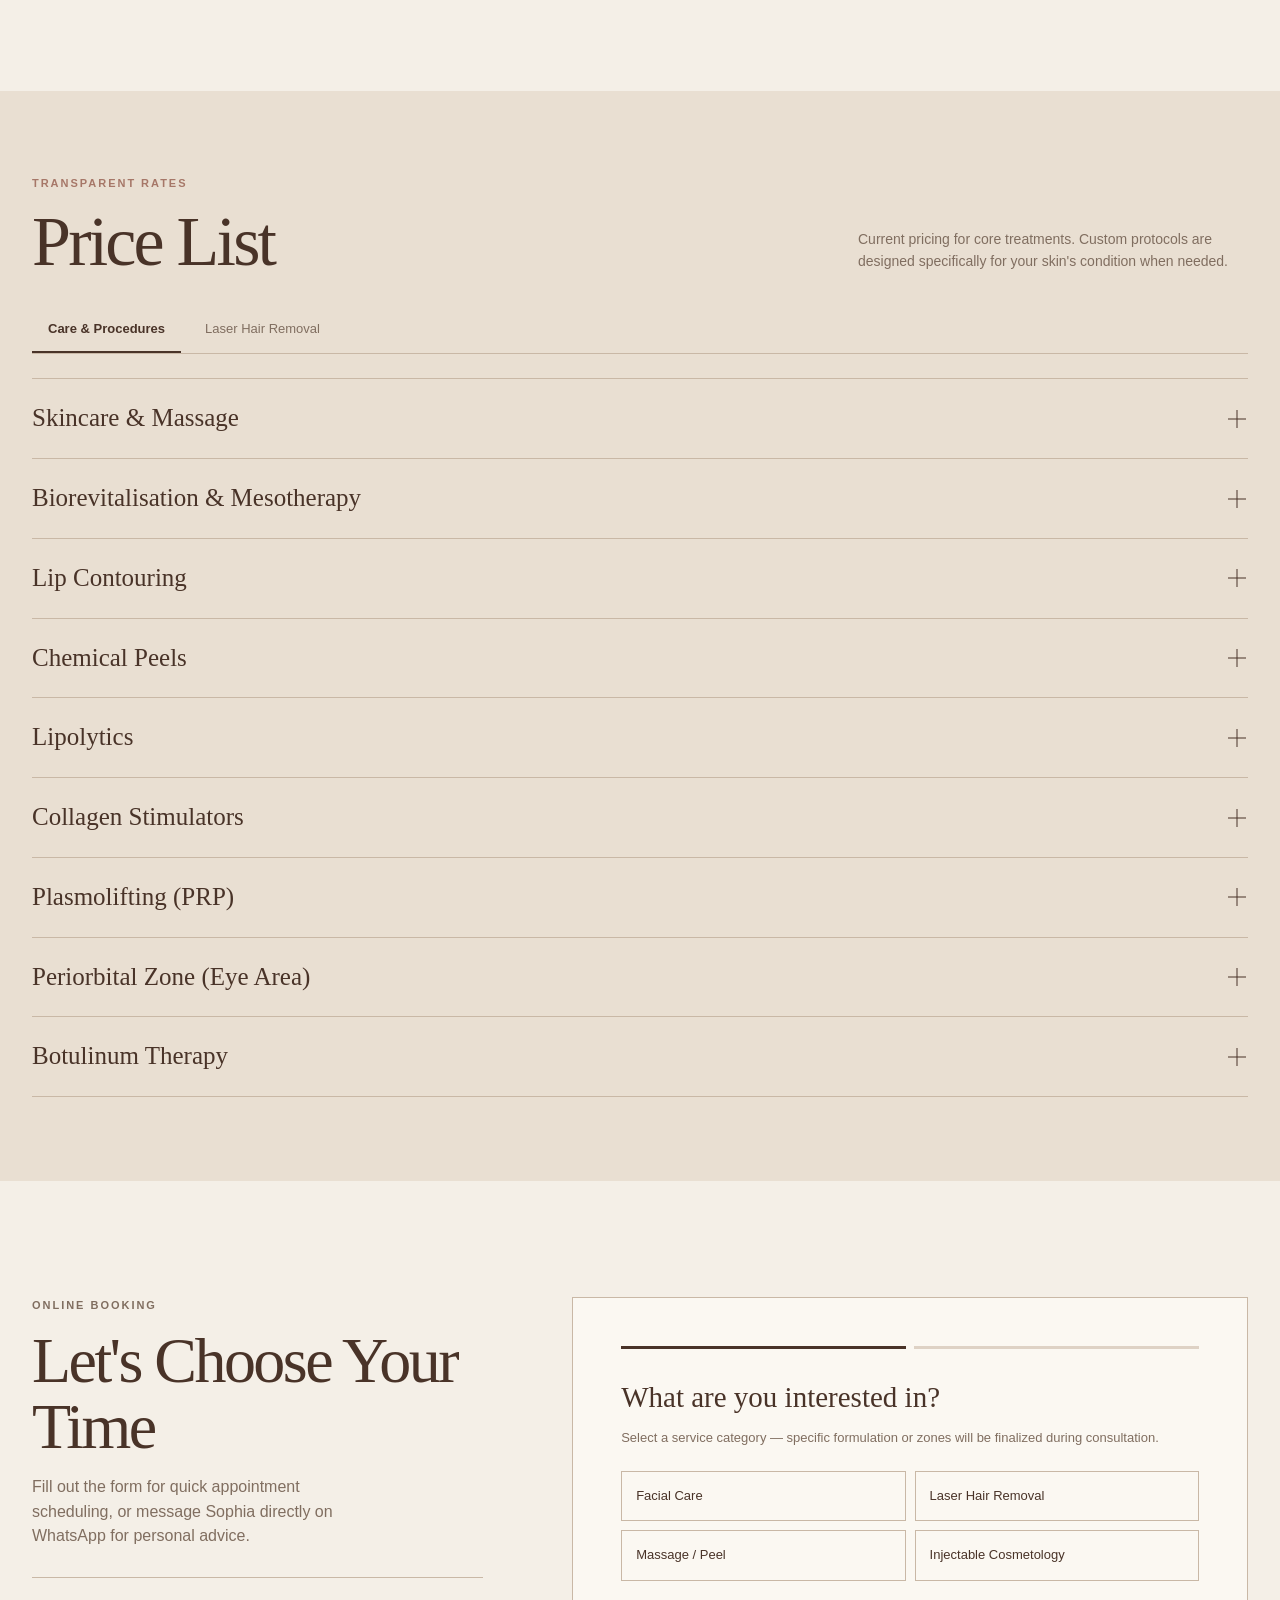
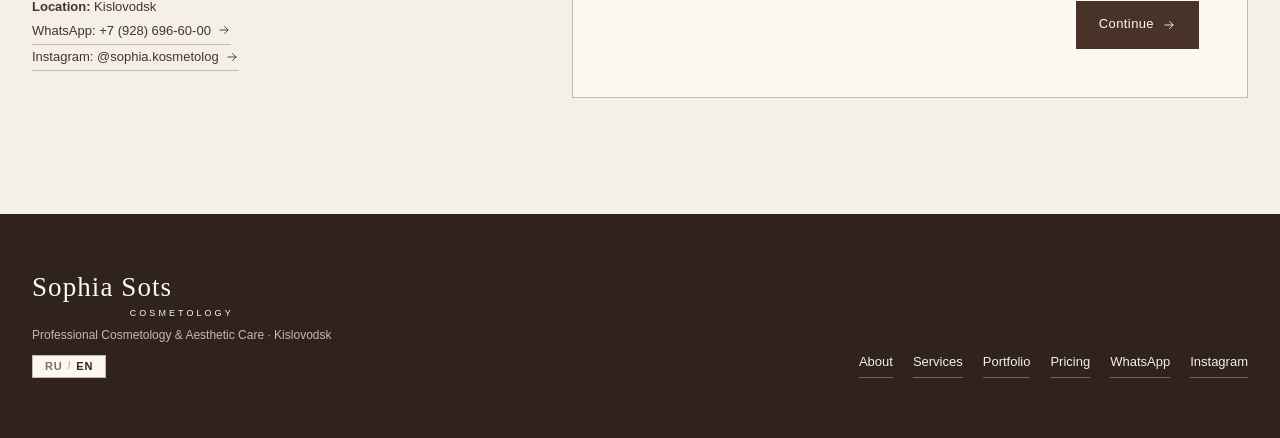
<file: en.html>
<!doctype html>
<html lang="en">
<head>
  <meta charset="utf-8">
  <meta name="viewport" content="width=device-width, initial-scale=1">
  <meta name="theme-color" content="#f4efe7">
  <meta name="description" content="Sophia Sots — licensed aesthetic cosmetologist in Kislovodsk. Professional skincare, biorevitalisation, lip contouring, chemical peels, and laser hair removal. Up-to-date pricing and online booking.">
  <meta name="keywords" content="cosmetologist Kislovodsk, facial cleansing Kislovodsk, laser hair removal Kislovodsk, lip contouring, Sophia Sots">
  <meta name="author" content="Sophia Sots">

  <title>Sophia Sots — Cosmetologist in Kislovodsk | Services, Pricing &amp; Booking</title>

  <!-- Canonical & Favicon -->
  <link rel="canonical" href="https://gennadijvaliev02-design.github.io/sofia/en.html">
  <link rel="alternate" hreflang="ru" href="https://gennadijvaliev02-design.github.io/sofia/">
  <link rel="alternate" hreflang="en" href="https://gennadijvaliev02-design.github.io/sofia/en.html">
  <link rel="alternate" hreflang="x-default" href="https://gennadijvaliev02-design.github.io/sofia/">
  <link rel="icon" type="image/svg+xml" href="assets/images/favicon.svg">

  <!-- Open Graph / Meta for Social Networks -->
  <meta property="og:type" content="website">
  <meta property="og:locale" content="en_US">
  <meta property="og:site_name" content="Sophia Sots Cosmetology">
  <meta property="og:title" content="Sophia Sots — Cosmetology &amp; Aesthetic Care in Kislovodsk">
  <meta property="og:description" content="Personalized skincare protocols, deep cleansing, injectable cosmetology, and laser hair removal in Kislovodsk. Online booking.">
  <meta property="og:image" content="https://gennadijvaliev02-design.github.io/sofia/assets/images/og-image.jpg">
  <meta property="og:url" content="https://gennadijvaliev02-design.github.io/sofia/en.html">

  <!-- Twitter Card -->
  <meta name="twitter:card" content="summary_large_image">
  <meta name="twitter:title" content="Sophia Sots — Cosmetologist in Kislovodsk">
  <meta name="twitter:description" content="Personalized care and procedures with attention to your individual features. Online booking.">
  <meta name="twitter:image" content="https://gennadijvaliev02-design.github.io/sofia/assets/images/og-image.jpg">

  <link rel="stylesheet" href="css/style.css">
  <style>
/* ---------------- Language Switcher ---------------- */
.nav-right {
  display: flex;
  align-items: center;
  gap: 16px;
}

.lang-switch {
  display: inline-flex;
  align-items: center;
  gap: 5px;
  font-size: 11px;
  font-weight: 700;
  letter-spacing: 0.08em;
  padding: 5px 12px;
  border: 1px solid var(--line);
  background: var(--paper);
  color: var(--brown);
  line-height: 1;
  text-decoration: none;
}

.lang-link {
  color: var(--muted);
  text-decoration: none;
  transition: color 0.2s ease;
}

.lang-link:hover {
  color: var(--deep);
}

.lang-link.active {
  color: var(--deep);
  font-weight: 800;
  pointer-events: none;
}

.lang-sep {
  color: var(--line);
  font-size: 10px;
}

@media (max-width: 800px) {
  .nav-right {
    gap: 8px;
  }
  .lang-switch {
    padding: 4px 8px;
    font-size: 10px;
    gap: 3px;
  }
}
</style>
</head>
<body>
  <div class="topline">Cosmetology &amp; Aesthetic Care · Kislovodsk</div>

  <header class="header">
    <nav class="nav" aria-label="Main Navigation">
      <a class="brand" href="#home" aria-label="Sophia Sots — Home">Sophia Sots<small>cosmetology</small></a>
      <button class="menu-toggle" type="button" aria-expanded="false" aria-controls="navlinks">Menu</button>
      <div class="navlinks" id="navlinks">
        <a href="#about">About</a>
        <a href="#services">Services</a>
        <a href="#works">Portfolio</a>
        <a href="#prices">Pricing</a>
      </div>
      <div class="nav-right">
        <div class="lang-switch" role="navigation" aria-label="Language / Язык">
          <a href="index.html" class="lang-link" title="Русская версия">RU</a>
          <span class="lang-sep">/</span>
          <span class="lang-link active" aria-current="page">EN</span>
        </div>
        <a class="nav-cta" href="#booking">Book Now</a>
      </div>
    </nav>
  </header>

  <main id="home">
    <!-- Hero Section -->
    <section class="hero" aria-labelledby="hero-title">
      <div>
        <p class="eyebrow">Sophia Sots · Aesthetic Cosmetologist</p>
        <h1 id="hero-title">Beauty<br>at your own<br><em>rhythm</em></h1>
        <p class="hero-copy">Tailored treatments and aesthetic care focused on your unique features and goals. Gentle, natural results with a personal touch in Kislovodsk.</p>
        <div class="hero-actions">
          <a class="button" href="#booking">
            Select Appointment Time
            <svg class="icon-arrow" aria-hidden="true" viewBox="0 0 24 24"><path d="M5 12h14m-6-6 6 6-6 6"/></svg>
          </a>
          <a class="text-link" href="#services">Explore Services</a>
        </div>
        <div class="hero-note">
          <span>Cosmetology &amp; Care</span>
          <span>Kislovodsk</span>
        </div>
      </div>
      <div class="hero-visual">
        <picture>
          <source srcset="assets/images/hero-sophia.webp" type="image/webp">
          <img src="assets/images/hero-sophia.jpg" alt="Sophia in her cosmetology studio" width="955" height="1280" fetchpriority="high">
        </picture>
      </div>
    </section>

    <!-- Marquee Banner -->
    <div class="marquee" aria-label="Beauty in details">
      <div class="marquee-track">
        <div class="marquee-group">
          <span class="marquee-item">
            <svg class="marquee-icon" aria-hidden="true" viewBox="0 0 32 32"><path d="M20.5 5.5c-5.7.8-9.5 5.2-9.5 10.8 0 3.5 1.4 6.1 3.7 8.1 1.5 1.3 1.8 3 .9 5.1"/><path d="M20.5 5.5c1.5 3.7.7 6.6-1.6 8.6-1.5 1.3-1.3 2.8.8 3.6l3 1.1c-.8 4.9-3.2 8.3-7.1 10.7"/></svg>
            Attention to Detail
          </span>
          <span class="marquee-item">
            <svg class="marquee-icon" aria-hidden="true" viewBox="0 0 32 32"><path d="M16 5c-3.8 5.3-7.7 9.7-7.7 15.2a7.7 7.7 0 0 0 15.4 0C23.7 14.7 19.8 10.3 16 5z"/><path d="M12.7 21.2c1.1 1.7 2.7 2.5 4.8 2.5"/></svg>
            Care with Warmth
          </span>
          <span class="marquee-item">
            <svg class="marquee-icon" aria-hidden="true" viewBox="0 0 32 32"><path d="M5 24c7.4-.6 9.7-7.1 15.6-8.5 4.8-1.1 8.1 1.3 9.4 5"/><path d="M14 17c-3-3.1-5.8-2.9-8.3.1 3.7 1.5 6.5 1.2 8.3-.1z"/><path d="M22 15c2.4-3 5.2-3.1 7.6-1.3-2.4 2.6-5 3.1-7.6 1.3z"/></svg>
            Sophia Sots
          </span>
        </div>
        <div class="marquee-group" aria-hidden="true">
          <span class="marquee-item">
            <svg class="marquee-icon" aria-hidden="true" viewBox="0 0 32 32"><path d="M20.5 5.5c-5.7.8-9.5 5.2-9.5 10.8 0 3.5 1.4 6.1 3.7 8.1 1.5 1.3 1.8 3 .9 5.1"/><path d="M20.5 5.5c1.5 3.7.7 6.6-1.6 8.6-1.5 1.3-1.3 2.8.8 3.6l3 1.1c-.8 4.9-3.2 8.3-7.1 10.7"/></svg>
            Attention to Detail
          </span>
          <span class="marquee-item">
            <svg class="marquee-icon" aria-hidden="true" viewBox="0 0 32 32"><path d="M16 5c-3.8 5.3-7.7 9.7-7.7 15.2a7.7 7.7 0 0 0 15.4 0C23.7 14.7 19.8 10.3 16 5z"/><path d="M12.7 21.2c1.1 1.7 2.7 2.5 4.8 2.5"/></svg>
            Care with Warmth
          </span>
          <span class="marquee-item">
            <svg class="marquee-icon" aria-hidden="true" viewBox="0 0 32 32"><path d="M5 24c7.4-.6 9.7-7.1 15.6-8.5 4.8-1.1 8.1 1.3 9.4 5"/><path d="M14 17c-3-3.1-5.8-2.9-8.3.1 3.7 1.5 6.5 1.2 8.3-.1z"/><path d="M22 15c2.4-3 5.2-3.1 7.6-1.3-2.4 2.6-5 3.1-7.6 1.3z"/></svg>
            Sophia Sots
          </span>
        </div>
      </div>
    </div>

    <!-- About Section -->
    <section class="section" id="about" aria-labelledby="about-title">
      <div class="about">
        <div class="about-photo">
          <picture>
            <source srcset="assets/images/about-sophia.webp" type="image/webp">
            <img src="assets/images/about-sophia.jpg" alt="Sophia in her studio, portrait" width="969" height="1280" loading="lazy">
          </picture>
        </div>
        <div class="about-copy">
          <p class="section-kicker">Introduction</p>
          <h2 class="section-title" id="about-title">About Me</h2>
          <blockquote>“Your beauty is my favorite work”</blockquote>
          <p>My name is Sophia, and I am a practicing aesthetic cosmetologist in Kislovodsk. For me, it is essential to listen closely to your wishes and select care that enhances your natural beauty while preserving your skin's health.</p>
          <p>Here you can explore my services and treatment portfolio. Before booking, feel free to ask any question and receive a detailed consultation.</p>
          <div class="signature">Warmly, Sophia</div>
          <div class="ornament" aria-hidden="true">
            <span></span>
            <svg viewBox="0 0 72 28"><path d="M5 22c14-1 18-13 29-15 9-2 17 4 20 12"/><path d="M26 11c-5-5-10-4-14 1 6 2 11 1 14-1z"/><path d="M43 9c4-5 9-5 13-2-4 4-8 5-13 2z"/></svg>
          </div>
        </div>
      </div>
    </section>

    <!-- Services Section -->
    <section class="services" id="services" aria-labelledby="services-title">
      <div class="section-head">
        <div>
          <p class="section-kicker">Care &amp; Procedures</p>
          <h2 class="section-title" id="services-title">Core Specializations</h2>
        </div>
        <p class="section-intro">Pricing depends on the selected procedure. A complete price list for all services is provided below.</p>
      </div>
      <div class="service-list">
        <article class="service">
          <svg class="service-art" aria-hidden="true" viewBox="0 0 48 48"><path d="M30 7c-8 1-14 7-14 15 0 5 2 8 5 11 2 2 2 5 1 8"/><path d="M30 7c2 5 1 9-2 12-2 2-2 4 1 5l4 2c-1 7-5 12-11 15"/><path class="soft" d="M10 16l2-4 2 4 4 2-4 2-2 4-2-4-4-2z"/></svg>
          <div>
            <h3>Facial Care</h3>
            <p>Combined deep cleansing, signature Glow-Spa</p>
          </div>
          <a class="service-price" href="#prices">from 3 000 ₽ <svg class="icon-arrow" aria-hidden="true" viewBox="0 0 24 24"><path d="M5 12h14m-6-6 6 6-6 6"/></svg></a>
        </article>

        <article class="service">
          <svg class="service-art" aria-hidden="true" viewBox="0 0 48 48"><path d="M8 34c8-8 15-10 23-8 4 1 7 4 9 8"/><path d="M12 39c7-6 13-7 19-6 3 1 5 2 7 5"/><path d="M35 8l-4 10m10-7-7 9"/><path class="soft" d="M28 8l1 5"/></svg>
          <div>
            <h3>Laser Hair Removal</h3>
            <p>Individual zones and high-value body packages</p>
          </div>
          <a class="service-price" href="#prices">from 500 ₽ <svg class="icon-arrow" aria-hidden="true" viewBox="0 0 24 24"><path d="M5 12h14m-6-6 6 6-6 6"/></svg></a>
        </article>

        <article class="service">
          <svg class="service-art" aria-hidden="true" viewBox="0 0 48 48"><path d="M24 7c-5 8-11 14-11 22a11 11 0 0 0 22 0C35 21 29 15 24 7z"/><path class="soft" d="M19 31c2 3 5 4 8 3"/></svg>
          <div>
            <h3>Massage &amp; Peels</h3>
            <p>SPA rituals, sculptural facial massage, all-season peels</p>
          </div>
          <a class="service-price" href="#prices">from 2 000 ₽ <svg class="icon-arrow" aria-hidden="true" viewBox="0 0 24 24"><path d="M5 12h14m-6-6 6 6-6 6"/></svg></a>
        </article>

        <article class="service">
          <svg class="service-art" aria-hidden="true" viewBox="0 0 48 48"><path d="M10 36l20-20m-4-4 10 10m-14-6 10 10"/><path d="M8 38l5-1-4-4z"/><path class="soft" d="M35 9l4-4m-1 9 5-1"/></svg>
          <div>
            <h3>Injectable Cosmetology</h3>
            <p>Biorevitalisation, lip contouring, mesotherapy, botulinum therapy</p>
          </div>
          <a class="service-price" href="#prices">view pricing <svg class="icon-arrow" aria-hidden="true" viewBox="0 0 24 24"><path d="M5 12h14m-6-6 6 6-6 6"/></svg></a>
        </article>
      </div>
    </section>

    <!-- Works / Portfolio Section -->
    <section class="section" id="works" aria-labelledby="works-title">
      <div class="section-head">
        <div>
          <p class="section-kicker">Portfolio</p>
          <h2 class="section-title" id="works-title">Results &amp; Treatments</h2>
        </div>
        <p class="section-intro">Unretouched, authentic procedure photos. Results are always individual; nuances and aftercare are discussed during your personal consultation.</p>
      </div>
      <div class="works">
        <figure class="work">
          <picture>
            <source srcset="assets/images/work-lips-1.webp" type="image/webp">
            <img src="assets/images/work-lips-1.jpg" alt="Example of lip contouring by Sophia Sots" width="964" height="1280" loading="lazy">
          </picture>
          <figcaption>Delicate Accent <small>Lip Contouring</small></figcaption>
        </figure>

        <figure class="work">
          <picture>
            <source srcset="assets/images/work-lips-2.webp" type="image/webp">
            <img src="assets/images/work-lips-2.jpg" alt="Harmonious contour and natural lip tone" width="1022" height="1280" loading="lazy">
          </picture>
          <figcaption>Harmony &amp; Tone <small>Procedure Result</small></figcaption>
        </figure>

        <figure class="work">
          <picture>
            <source srcset="assets/images/work-skin.webp" type="image/webp">
            <img src="assets/images/work-skin.jpg" alt="Clear and radiant skin following comprehensive facial care" width="1030" height="1280" loading="lazy">
          </picture>
          <figcaption>Skin in Detail <small>Care &amp; Cleansing</small></figcaption>
        </figure>
      </div>
    </section>

    <!-- Price Section -->
    <section class="price-wrap" id="prices" aria-labelledby="prices-title">
      <div class="section-head">
        <div>
          <p class="section-kicker">Transparent Rates</p>
          <h2 class="section-title" id="prices-title">Price List</h2>
        </div>
        <p class="section-intro">Current pricing for core treatments. Custom protocols are designed specifically for your skin's condition when needed.</p>
      </div>

      <div class="price-tabs" role="tablist" aria-label="Pricing Categories">
        <button class="price-tab" id="tab-care" role="tab" aria-selected="true" aria-controls="panel-care">Care &amp; Procedures</button>
        <button class="price-tab" id="tab-laser" role="tab" aria-selected="false" aria-controls="panel-laser">Laser Hair Removal</button>
      </div>

      <div class="price-panel active" id="panel-care" role="tabpanel" aria-labelledby="tab-care">
        <div class="price-group">
          <h3>Skincare &amp; Massage</h3>
          <div class="price-row"><span>Combined Facial Cleansing</span><b>3 500 ₽</b></div>
          <div class="price-row"><span>Glow-Spa Signature Care</span><b>3 000 ₽</b></div>
          <div class="price-row"><span>SPA Ritual: Face, Neck &amp; Décolleté</span><b>2 500 ₽</b></div>
          <div class="price-row"><span>Facial Massage Course (5 sessions)</span><b>10 000 ₽</b></div>

          <h3>Biorevitalisation &amp; Mesotherapy</h3>
          <div class="price-row"><span>Meso Wharton P199</span><b>14 000 ₽</b></div>
          <div class="price-row"><span>Meso Xanthin P199</span><b>14 000 ₽</b></div>
          <div class="price-row"><span>Pentake Boom</span><b>7 500 ₽</b></div>
          <div class="price-row"><span>Acne Treatment Protocol</span><b>4 500 ₽</b></div>
          <div class="price-row"><span>Novacutan</span><b>14 500 ₽</b></div>
          <div class="price-row"><span>Aquashine</span><b>7 000 ₽</b></div>
          <div class="price-row"><span>Revi Strong, 2 ml</span><b>13 000 ₽</b></div>
          <div class="price-row"><span>Revi Silk, 2 ml</span><b>13 000 ₽</b></div>
          <div class="price-row"><span>Profhilo</span><b>17 000 ₽</b></div>
          <div class="price-row"><span>Light Fit PDRN</span><b>4 500 ₽</b></div>
          <div class="price-row"><span>Novacutan Hydro Deluxe</span><b>11 500 ₽</b></div>
          <div class="price-row"><span>Pinest</span><b>16 000 ₽</b></div>
          <div class="price-row"><span>Bellarti, 2 ml</span><b>10 000–13 000 ₽</b></div>
          <div class="price-row"><span>Exoluma PDRN</span><b>9 000 ₽</b></div>
          <div class="price-row"><span>Scalp Mesotherapy</span><b>4 000 ₽</b></div>
          <div class="price-row"><span>Hyaron, 2.5 ml</span><b>4 000 ₽</b></div>
          <div class="price-row"><span>Mesoten, 2.5 ml</span><b>7 000 ₽</b></div>
          <div class="price-row"><span>Filorga NCTF 135 HA</span><b>8 000 ₽</b></div>
          <div class="price-row"><span>Kiaza Reju</span><b>5 000 ₽</b></div>

          <h3>Lip Contouring</h3>
          <div class="price-row"><span>Stylage M, 1 ml (France)</span><b>16 000 ₽</b></div>
          <div class="price-row"><span>Belotero, 1.1 ml</span><b>9 000 ₽</b></div>
          <div class="price-row"><span>Belotero (Germany)</span><b>15 500 ₽</b></div>
          <div class="price-row"><span>Revolax Lips</span><b>12 000 ₽</b></div>
          <div class="price-row"><span>Reluma Kiss (France)</span><b>12 000 ₽</b></div>

          <h3>Chemical Peels</h3>
          <div class="price-row"><span>BioRePeel</span><b>3 500 ₽</b></div>
          <div class="price-row"><span>PRX-T33</span><b>3 000 ₽</b></div>
          <div class="price-row"><span>Mandelic-Malic Peel</span><b>2 000 ₽</b></div>
          <div class="price-row"><span>Azelaic Peel</span><b>2 000 ₽</b></div>
          <div class="price-row"><span>Pyruvic Peel</span><b>2 000 ₽</b></div>
          <div class="price-row"><span>Salicylic Peel</span><b>2 000 ₽</b></div>
          <div class="price-row"><span>Ferulic Peel</span><b>2 000 ₽</b></div>
          <div class="price-row"><span>Yellow Peel (Retinoic)</span><b>7 000 ₽</b></div>
          <div class="price-row"><span>Peach Peel</span><b>4 000 ₽</b></div>

          <h3>Lipolytics</h3>
          <div class="price-row"><span>Light Fit, 1 vial 2 ml</span><b>5 000 ₽</b></div>
          <div class="price-row"><span>Biogel "Slenderness"</span><b>11 500 ₽</b></div>
          <div class="price-row"><span>Lipo Face / Body</span><b>4 500 ₽</b></div>
          <div class="price-row"><span>Citrin bottle</span><b>7 000 ₽</b></div>

          <h3>Collagen Stimulators</h3>
          <div class="price-row"><span>Karizma</span><b>16 500 ₽</b></div>
          <div class="price-row"><span>Cocolift</span><b>9 500 ₽</b></div>
          <div class="price-row"><span>Cocolift micro</span><b>14 000 ₽</b></div>
          <div class="price-row"><span>Nithifine</span><b>10 500 ₽</b></div>
          <div class="price-row"><span>Profhilo + collagen</span><b>12 000 ₽</b></div>
          <div class="price-row"><span>Cocolift micro + Filorga, complex</span><b>19 000 ₽</b></div>

          <h3>Plasmolifting (PRP)</h3>
          <div class="price-row"><span>Plasmolifting, basic</span><b>3 000 ₽</b></div>
          <div class="price-row"><span>Plasmolifting, enriched</span><b>5 500 ₽</b></div>

          <h3>Periorbital Zone (Eye Area)</h3>
          <div class="price-row"><span>Pentake Eye</span><b>7 500 ₽</b></div>
          <div class="price-row"><span>Revi Eye</span><b>10 000 ₽</b></div>
          <div class="price-row"><span>Meso-Eye C71</span><b>14 000 ₽</b></div>
          <div class="price-row"><span>Este Eye</span><b>5 500 ₽</b></div>
          <div class="price-row"><span>Pinest Soft</span><b>15 500 ₽</b></div>

          <h3>Botulinum Therapy</h3>
          <div class="price-row"><span>Glabella (frown lines)</span><b>3 000–4 000 ₽</b></div>
          <div class="price-row"><span>Forehead</span><b>3 000 ₽</b></div>
          <div class="price-row"><span>Crow's feet (eye area)</span><b>3 000 ₽</b></div>
          <div class="price-row"><span>Three zones: glabella, forehead &amp; eyes</span><b>8 000 ₽</b></div>
          <div class="price-row"><span>Lower facial third</span><b>3 000 ₽</b></div>
          <div class="price-row"><span>Nefertiti lifting</span><b>3 000 ₽</b></div>
          <div class="price-row"><span>Hyperhidrosis treatment</span><b>8 000 ₽</b></div>
          <div class="price-row"><span>Masseter muscle relaxation</span><b>5 000 ₽</b></div>
          <div class="price-row"><span>Nasal slimming</span><b>5 000 ₽</b></div>
          <div class="price-row"><span>Nasal tip lift</span><b>10 000 ₽</b></div>
          <div class="price-row"><span>Full face</span><b>20 000–22 000 ₽</b></div>
        </div>
      </div>

      <div class="price-panel" id="panel-laser" role="tabpanel" aria-labelledby="tab-laser">
        <div class="laser-columns">
          <div class="laser-item"><span>Full Arms</span><b>1 800 ₽</b></div>
          <div class="laser-item"><span>Forearms (to elbow)</span><b>1 200 ₽</b></div>
          <div class="laser-item"><span>Upper Arms</span><b>1 200 ₽</b></div>
          <div class="laser-item"><span>Full Legs</span><b>2 300 ₽</b></div>
          <div class="laser-item"><span>Thighs</span><b>1 500 ₽</b></div>
          <div class="laser-item"><span>Lower Legs</span><b>1 200 ₽</b></div>
          <div class="laser-item"><span>Underarms</span><b>1 000 ₽</b></div>
          <div class="laser-item"><span>Areolas</span><b>500 ₽</b></div>
          <div class="laser-item"><span>Abdomen</span><b>800 ₽</b></div>
          <div class="laser-item"><span>Classic Bikini</span><b>1 000 ₽</b></div>
          <div class="laser-item"><span>Deep Bikini</span><b>1 500 ₽</b></div>
          <div class="laser-item"><span>Full Back</span><b>1 500 ₽</b></div>
          <div class="laser-item"><span>Lower Back</span><b>900 ₽</b></div>
          <div class="laser-item"><span>Glutes</span><b>800 ₽</b></div>
        </div>
      </div>
    </section>

    <!-- Booking Section -->
    <section class="section" id="booking" aria-labelledby="booking-title">
      <div class="booking">
        <div class="booking-aside">
          <p class="section-kicker">Online Booking</p>
          <h2 class="section-title" id="booking-title">Let's Choose Your Time</h2>
          <p>Fill out the form for quick appointment scheduling, or message Sophia directly on WhatsApp for personal advice.</p>
          <div class="contact-line">
            <strong>Location:</strong> Kislovodsk<br>
            <a href="https://wa.me/79286966000" target="_blank" rel="noopener">WhatsApp: +7 (928) 696-60-00 <svg class="icon-arrow" aria-hidden="true" viewBox="0 0 24 24"><path d="M5 12h14m-6-6 6 6-6 6"/></svg></a><br>
            <a href="https://instagram.com/sophia.kosmetolog" target="_blank" rel="noopener">Instagram: @sophia.kosmetolog <svg class="icon-arrow" aria-hidden="true" viewBox="0 0 24 24"><path d="M5 12h14m-6-6 6 6-6 6"/></svg></a>
          </div>
        </div>

        <div class="booking-box">
          <div class="stepper" aria-label="Step 1 of 2">
            <i class="on"></i>
            <i></i>
          </div>

          <form id="booking-form" novalidate>
            <!-- Step 1: Select Service -->
            <div class="form-step active" data-step="1">
              <h3>What are you interested in?</h3>
              <p class="form-hint">Select a service category — specific formulation or zones will be finalized during consultation.</p>
              <div class="choice-list">
                <div class="choice">
                  <input id="s1" type="radio" name="service" value="Facial Care" required>
                  <label for="s1">Facial Care</label>
                </div>
                <div class="choice">
                  <input id="s2" type="radio" name="service" value="Laser Hair Removal">
                  <label for="s2">Laser Hair Removal</label>
                </div>
                <div class="choice">
                  <input id="s3" type="radio" name="service" value="Massage / Peel">
                  <label for="s3">Massage / Peel</label>
                </div>
                <div class="choice">
                  <input id="s4" type="radio" name="service" value="Injectable Cosmetology">
                  <label for="s4">Injectable Cosmetology</label>
                </div>
              </div>
              <div class="form-buttons">
                <span></span>
                <button class="button" type="button" data-next>
                  Continue
                  <svg class="icon-arrow" aria-hidden="true" viewBox="0 0 24 24"><path d="M5 12h14m-6-6 6 6-6 6"/></svg>
                </button>
              </div>
            </div>

            <!-- Step 2: Contact Info -->
            <div class="form-step" data-step="2">
              <h3>How should I address you?</h3>
              <p class="form-hint">Provide your contact details and preferred time for your visit.</p>
              <div class="form-grid">
                <div class="field">
                  <label for="client-name">Your Name</label>
                  <input id="client-name" name="name" autocomplete="name" placeholder="e.g. Anna" required>
                </div>
                <div class="field">
                  <label for="client-phone">Phone Number</label>
                  <input id="client-phone" name="phone" type="tel" autocomplete="tel" placeholder="+7 (___) ___-__-__" required>
                </div>
                <div class="field">
                  <label for="client-date">Preferred Date</label>
                  <input id="client-date" name="date" type="date" required>
                </div>
                <div class="field">
                  <label for="client-time">Convenient Time</label>
                  <select id="client-time" name="time" required>
                    <option value="">Select convenient time</option>
                    <option value="Morning (10:00 – 13:00)">Morning (10:00 – 13:00)</option>
                    <option value="Afternoon (13:00 – 17:00)">Afternoon (13:00 – 17:00)</option>
                    <option value="Evening (17:00 – 20:00)">Evening (17:00 – 20:00)</option>
                    <option value="Time to be arranged">Time to be arranged</option>
                  </select>
                </div>
              </div>
              <div class="form-buttons">
                <button class="button secondary" type="button" data-back>
                  <svg class="icon-arrow" aria-hidden="true" viewBox="0 0 24 24" style="transform:rotate(180deg)"><path d="M5 12h14m-6-6 6 6-6 6"/></svg>
                  Back
                </button>
                <button class="button" type="submit">
                  Book via WhatsApp
                  <svg class="icon-arrow" aria-hidden="true" viewBox="0 0 24 24"><path d="M5 12h14m-6-6 6 6-6 6"/></svg>
                </button>
              </div>
              <p class="fineprint">By clicking the button, you consent to the processing of personal data in accordance with statutory privacy provisions.</p>
            </div>
          </form>

          <!-- Success Screen -->
          <div class="success" role="status" aria-live="polite">
            <p class="section-kicker">Booking Prepared</p>
            <h3>Your details are ready!</h3>
            <div id="summary"></div>
            <p class="success-note">WhatsApp chat will open automatically to confirm your appointment with Sophia. If the chat did not open, click the button below:</p>
            <div class="success-actions">
              <a class="button" id="wa-send-btn" href="#" target="_blank" rel="noopener">
                Confirm in WhatsApp
                <svg class="icon-arrow" aria-hidden="true" viewBox="0 0 24 24"><path d="M5 12h14m-6-6 6 6-6 6"/></svg>
              </a>
              <button class="button secondary" type="button" id="new-booking-btn">Book Another Service</button>
            </div>
          </div>
        </div>
      </div>
    </section>
  </main>

  <!-- Footer -->
  <footer class="footer">
    <div class="footer-inner">
      <div>
        <a class="brand" href="#home">Sophia Sots<small>cosmetology</small></a>
        <p class="footer-meta">Professional Cosmetology &amp; Aesthetic Care · Kislovodsk</p>
        <div class="lang-switch" role="navigation" aria-label="Language / Язык" style="margin-top:10px">
          <a href="index.html" class="lang-link">RU</a>
          <span class="lang-sep">/</span>
          <span class="lang-link active" aria-current="page">EN</span>
        </div>
      </div>
      <div class="footer-links">
        <a href="#about">About</a>
        <a href="#services">Services</a>
        <a href="#works">Portfolio</a>
        <a href="#prices">Pricing</a>
        <a href="https://wa.me/79286966000" target="_blank" rel="noopener">WhatsApp</a>
        <a href="https://instagram.com/sophia.kosmetolog" target="_blank" rel="noopener">Instagram</a>
      </div>
    </div>
  </footer>

  <a class="button float-book" href="#booking">
    Book Online
    <svg class="icon-arrow" aria-hidden="true" viewBox="0 0 24 24"><path d="M5 12h14m-6-6 6 6-6 6"/></svg>
  </a>

  <script>
/**
 * Sophia Sots — Cosmetology & Aesthetic Care
 * English JavaScript Controller
 */
document.addEventListener('DOMContentLoaded', () => {
  initMobileNav();
  initPriceTabs();
  initPriceAccordions();
  initBookingForm();
});

function initMobileNav() {
  const menuButton = document.querySelector('.menu-toggle');
  const navlinks = document.querySelector('.navlinks');
  if (!menuButton || !navlinks) return;

  menuButton.addEventListener('click', () => {
    const isOpen = menuButton.getAttribute('aria-expanded') === 'true';
    menuButton.setAttribute('aria-expanded', String(!isOpen));
    navlinks.classList.toggle('open', !isOpen);
  });

  navlinks.addEventListener('click', (e) => {
    if (e.target.closest('a')) {
      menuButton.setAttribute('aria-expanded', 'false');
      navlinks.classList.remove('open');
    }
  });

  document.addEventListener('click', (e) => {
    if (!menuButton.contains(e.target) && !navlinks.contains(e.target) && navlinks.classList.contains('open')) {
      menuButton.setAttribute('aria-expanded', 'false');
      navlinks.classList.remove('open');
    }
  });
}

function initPriceTabs() {
  const tabs = Array.from(document.querySelectorAll('.price-tab'));
  if (!tabs.length) return;

  tabs.forEach(tab => {
    tab.addEventListener('click', () => {
      tabs.forEach(t => {
        const isSelected = t === tab;
        t.setAttribute('aria-selected', String(isSelected));
        const panelId = t.getAttribute('aria-controls');
        const panel = document.getElementById(panelId);
        if (panel) {
          panel.classList.toggle('active', isSelected);
        }
      });
    });
  });
}

function initPriceAccordions() {
  const priceGroup = document.querySelector('#panel-care .price-group');
  if (priceGroup) {
    const nodes = Array.from(priceGroup.children);
    priceGroup.innerHTML = '';
    let current = null;

    nodes.forEach(node => {
      if (node.tagName === 'H3') {
        const section = document.createElement('section');
        section.className = 'price-accordion';

        const button = document.createElement('button');
        button.type = 'button';
        button.className = 'price-accordion-toggle';
        button.setAttribute('aria-expanded', 'false');
        button.innerHTML = `<span>${node.textContent}</span><span class="price-plus" aria-hidden="true"></span>`;

        const panel = document.createElement('div');
        panel.className = 'price-accordion-panel';

        const grid = document.createElement('div');
        grid.className = 'price-accordion-grid';
        panel.appendChild(grid);

        section.append(button, panel);
        priceGroup.appendChild(section);

        current = { section, button, panel, grid };

        button.addEventListener('click', () => {
          const isOpen = section.classList.toggle('open');
          button.setAttribute('aria-expanded', String(isOpen));
        });
      } else if (current) {
        current.grid.appendChild(node);
      }
    });
  }

  const laserPanel = document.querySelector('#panel-laser .laser-columns');
  if (laserPanel) {
    const holder = document.createElement('section');
    holder.className = 'price-accordion';

    const button = document.createElement('button');
    button.type = 'button';
    button.className = 'price-accordion-toggle';
    button.setAttribute('aria-expanded', 'false');
    button.innerHTML = '<span>Laser Hair Removal Areas</span><span class="price-plus" aria-hidden="true"></span>';

    const panel = document.createElement('div');
    panel.className = 'price-accordion-panel';

    laserPanel.parentNode.insertBefore(holder, laserPanel);
    holder.append(button, panel);
    panel.appendChild(laserPanel);

    button.addEventListener('click', () => {
      const isOpen = holder.classList.toggle('open');
      button.setAttribute('aria-expanded', String(isOpen));
    });
  }
}

function initBookingForm() {
  const form = document.getElementById('booking-form');
  if (!form) return;

  const steps = Array.from(document.querySelectorAll('.form-step'));
  const stepper = document.querySelector('.stepper');
  const nextBtn = form.querySelector('[data-next]');
  const backBtn = form.querySelector('[data-back]');
  const successBox = document.querySelector('.success');
  const dateInput = document.getElementById('client-date');
  const phoneInput = document.getElementById('client-phone');
  const summaryBox = document.getElementById('summary');
  const waSendBtn = document.getElementById('wa-send-btn');
  const resetBtn = document.getElementById('new-booking-btn');

  if (dateInput) {
    const today = new Date().toISOString().split('T')[0];
    dateInput.min = today;
  }

  if (phoneInput) {
    phoneInput.addEventListener('input', (e) => {
      let val = e.target.value.replace(/\D/g, '');
      if (val.startsWith('7') || val.startsWith('8')) {
        val = val.substring(1);
      }
      val = val.substring(0, 10);

      let formatted = '+7';
      if (val.length > 0) formatted += ` (${val.substring(0, 3)}`;
      if (val.length >= 3) formatted += `) ${val.substring(3, 6)}`;
      if (val.length >= 6) formatted += `-${val.substring(6, 8)}`;
      if (val.length >= 8) formatted += `-${val.substring(8, 10)}`;

      e.target.value = formatted;
    });
  }

  function showStep(n) {
    steps.forEach(s => s.classList.toggle('active', Number(s.dataset.step) === n));
    if (stepper) {
      Array.from(stepper.children).forEach((indicator, i) => {
        indicator.classList.toggle('on', i < n);
      });
      stepper.setAttribute('aria-label', `Step ${n} of 2`);
    }
    const heading = document.querySelector(`[data-step="${n}"] h3`);
    if (heading) heading.focus?.();
  }

  if (nextBtn) {
    nextBtn.addEventListener('click', () => {
      const selectedService = form.querySelector('input[name="service"]:checked');
      if (!selectedService) {
        const firstRadio = form.querySelector('input[name="service"]');
        if (firstRadio) firstRadio.focus();
        return;
      }
      showStep(2);
    });
  }

  if (backBtn) {
    backBtn.addEventListener('click', () => showStep(1));
  }

  form.addEventListener('submit', (e) => {
    e.preventDefault();
    if (!form.reportValidity()) return;

    const data = new FormData(form);
    const service = data.get('service') || 'Consultation';
    const name = data.get('name') || '';
    const phone = data.get('phone') || '';
    const rawDate = data.get('date') || '';
    const time = data.get('time') || 'to be arranged';

    let formattedDate = rawDate;
    if (rawDate) {
      const [year, month, day] = rawDate.split('-');
      const dateObj = new Date(year, month - 1, day);
      if (!isNaN(dateObj.getTime())) {
        formattedDate = dateObj.toLocaleDateString('en-US', {
          day: 'numeric',
          month: 'long',
          year: 'numeric'
        });
      }
    }

    const messageLines = [
      `Hello, Sophia! My name is ${name}.`,
      `I would like to book an appointment in Kislovodsk.`,
      `— Procedure: ${service}`,
      `— Preferred date: ${formattedDate}`,
      `— Time: ${time}`,
      `— Contact phone: ${phone}`
    ];
    const encodedMessage = encodeURIComponent(messageLines.join('\n'));
    const whatsappUrl = `https://wa.me/79286966000?text=${encodedMessage}`;

    if (summaryBox) {
      summaryBox.innerHTML = `
        <div class="booking-receipt">
          <p><span>Procedure:</span> <strong>${service}</strong></p>
          <p><span>Date & Time:</span> <strong>${formattedDate} (${time})</strong></p>
          <p><span>Client:</span> <strong>${name}</strong></p>
          <p><span>Phone:</span> <strong>${phone}</strong></p>
        </div>
      `;
    }

    if (waSendBtn) {
      waSendBtn.href = whatsappUrl;
    }

    form.style.display = 'none';
    if (stepper) stepper.style.display = 'none';
    if (successBox) successBox.style.display = 'block';

    const waWindow = window.open(whatsappUrl, '_blank');
    if (!waWindow || waWindow.closed || typeof waWindow.closed === 'undefined') {
      console.log('Popup blocked; please use direct button');
    }
  });

  if (resetBtn) {
    resetBtn.addEventListener('click', () => {
      form.reset();
      form.style.display = 'block';
      if (stepper) stepper.style.display = 'flex';
      if (successBox) successBox.style.display = 'none';
      showStep(1);
    });
  }
}
</script>
</body>
</html>
</file>
<file: css/style.css>
/* ==========================================================================
   Sophia Sots — Cosmetology & Aesthetic Care (Kislovodsk)
   Styles & Layout
   ========================================================================== */

:root {
  --milk: #f4efe7;
  --paper: #fbf8f2;
  --cocoa: #ded0bf;
  --brown: #493328;
  --deep: #30221d;
  --muted: #806e60;
  --line: #c9b8a6;
  --rose: #a67768;
  --serif: Georgia, "Times New Roman", serif;
  --sans: -apple-system, BlinkMacSystemFont, "Segoe UI", Roboto, "Helvetica Neue", Arial, sans-serif;
  --page: min(1220px, calc(100% - 64px));
}

* {
  box-sizing: border-box;
}

html {
  scroll-behavior: smooth;
  scroll-padding-top: 84px;
}

body {
  margin: 0;
  background: var(--milk);
  color: var(--deep);
  font-family: var(--sans);
  font-size: 16px;
  line-height: 1.55;
  -webkit-font-smoothing: antialiased;
}

a {
  color: inherit;
}

button, input, select {
  font: inherit;
}

button, a {
  touch-action: manipulation;
}

img {
  display: block;
  max-width: 100%;
  height: auto;
}

::selection {
  background: #cbb49d;
  color: var(--deep);
}

:focus-visible {
  outline: 2px solid var(--rose);
  outline-offset: 3px;
}

/* ---------------- Topline & Header ---------------- */
.topline {
  background: var(--deep);
  color: #f5ede2;
  padding: 8px 24px;
  text-align: center;
  font-size: 11px;
  letter-spacing: 0.16em;
  text-transform: uppercase;
}

.header {
  position: sticky;
  top: 0;
  z-index: 20;
  background: rgba(244, 239, 231, 0.96);
  border-bottom: 1px solid rgba(73, 51, 40, 0.15);
  backdrop-filter: blur(12px);
  -webkit-backdrop-filter: blur(12px);
}

.nav {
  width: var(--page);
  margin: auto;
  min-height: 76px;
  display: flex;
  align-items: center;
  justify-content: space-between;
  gap: 26px;
}

.brand {
  font-family: var(--serif);
  font-size: 22px;
  letter-spacing: 0.04em;
  text-decoration: none;
  line-height: 1;
}

.brand small {
  display: block;
  text-align: center;
  font-family: var(--sans);
  font-size: 9px;
  letter-spacing: 0.34em;
  text-transform: uppercase;
  margin-top: 6px;
}

.navlinks {
  display: flex;
  gap: clamp(16px, 3vw, 38px);
  align-items: center;
}

.navlinks a {
  text-decoration: none;
  font-size: 13px;
  color: var(--brown);
  transition: color 0.2s ease;
}

.navlinks a:hover {
  text-decoration: underline;
  text-underline-offset: 5px;
}

.nav-cta, .button {
  display: inline-flex;
  justify-content: center;
  align-items: center;
  gap: 8px;
  min-height: 48px;
  padding: 0 22px;
  background: var(--brown);
  color: var(--paper);
  border: 1px solid var(--brown);
  text-decoration: none;
  font-size: 13px;
  letter-spacing: 0.03em;
  cursor: pointer;
  transition: background 0.2s, color 0.2s, border-color 0.2s;
}

.nav-cta:hover, .button:hover {
  background: transparent;
  color: var(--brown);
}

.button.secondary {
  background: transparent;
  color: var(--brown);
  border-color: var(--line);
}

.button.secondary:hover {
  background: var(--cocoa);
  border-color: var(--brown);
}

.menu-toggle {
  display: none;
  background: none;
  border: 0;
  color: var(--brown);
  font-size: 14px;
  padding: 12px;
  cursor: pointer;
}

/* ---------------- Hero Section ---------------- */
.hero {
  width: var(--page);
  margin: 44px auto 0;
  display: grid;
  grid-template-columns: 0.92fr 1.08fr;
  align-items: center;
  gap: clamp(36px, 7vw, 100px);
  min-height: 620px;
}

.eyebrow {
  margin: 0 0 22px;
  color: var(--rose);
  font-size: 11px;
  letter-spacing: 0.2em;
  text-transform: uppercase;
  font-weight: 600;
}

.hero h1, .section-title {
  font-family: var(--serif);
  font-weight: 400;
  letter-spacing: -0.04em;
  color: var(--brown);
}

.hero h1 {
  font-size: clamp(56px, 7vw, 98px);
  line-height: 0.98;
  margin: 0 0 24px;
}

.hero h1 em {
  font-weight: 400;
  font-style: italic;
  color: var(--rose);
}

.hero-copy {
  max-width: 440px;
  color: var(--muted);
  font-size: 17px;
  margin: 0 0 30px;
}

.hero-actions {
  display: flex;
  align-items: center;
  gap: 18px;
  flex-wrap: wrap;
}

.text-link {
  font-size: 13px;
  text-decoration: none;
  border-bottom: 1px solid var(--line);
  padding: 8px 0;
  color: var(--brown);
  transition: border-color 0.2s;
}

.text-link:hover {
  border-bottom-color: var(--brown);
}

.hero-note {
  margin-top: 45px;
  padding-top: 17px;
  border-top: 1px solid var(--line);
  color: var(--muted);
  font-size: 12px;
  display: flex;
  justify-content: space-between;
  gap: 12px;
}

.hero-visual {
  position: relative;
  padding: 0 0 0 36px;
}

.hero-visual::before {
  content: "";
  position: absolute;
  top: -24px;
  left: 0;
  width: 43%;
  height: 44%;
  border-top: 1px solid var(--line);
  border-left: 1px solid var(--line);
  pointer-events: none;
}

.hero-visual img {
  width: 100%;
  height: auto;
  position: relative;
  z-index: 1;
}

/* ---------------- Marquee Section ---------------- */
.marquee {
  margin-top: 50px;
  border-top: 1px solid var(--line);
  border-bottom: 1px solid var(--line);
  padding: 15px 0;
  overflow: hidden;
  color: var(--muted);
  font-family: var(--serif);
  font-size: 19px;
  letter-spacing: 0.1em;
}

.marquee-track {
  display: flex;
  width: max-content;
  animation: beautyMarquee 24s linear infinite;
  will-change: transform;
}

.marquee-group {
  display: flex;
  align-items: center;
  gap: 30px;
  padding-right: 30px;
}

.marquee-item {
  display: inline-flex;
  align-items: center;
  gap: 14px;
  white-space: nowrap;
}

.marquee-icon {
  width: 28px;
  height: 28px;
  flex: 0 0 28px;
  color: var(--rose);
  fill: none;
  stroke: currentColor;
  stroke-width: 1.15;
  stroke-linecap: round;
  stroke-linejoin: round;
  opacity: 0.9;
}

@keyframes beautyMarquee {
  from { transform: translateX(0); }
  to { transform: translateX(-50%); }
}

/* ---------------- Common Sections ---------------- */
.section {
  width: var(--page);
  margin: 0 auto;
  padding: 116px 0;
}

.section-head {
  display: grid;
  grid-template-columns: 1fr minmax(240px, 390px);
  align-items: end;
  gap: 36px;
  margin-bottom: 42px;
}

.section-title {
  font-size: clamp(42px, 5.5vw, 70px);
  line-height: 1.02;
  margin: 0;
}

.section-intro {
  color: var(--muted);
  font-size: 14px;
  margin: 0 0 5px;
}

.section-kicker {
  font-size: 11px;
  letter-spacing: 0.18em;
  color: var(--rose);
  text-transform: uppercase;
  font-weight: 600;
  margin: 0 0 14px;
}

/* ---------------- About Section ---------------- */
.about {
  display: grid;
  grid-template-columns: 1fr 0.9fr;
  gap: clamp(36px, 8vw, 110px);
  align-items: center;
}

.about-photo {
  position: relative;
  border-bottom: 1px solid var(--line);
  padding: 0 32px 28px 0;
}

.about-photo::after {
  content: "";
  position: absolute;
  right: 0;
  bottom: 0;
  width: 50%;
  height: 45%;
  border-right: 1px solid var(--line);
  border-bottom: 1px solid var(--line);
  pointer-events: none;
}

.about-photo img {
  width: 100%;
  height: auto;
}

.about-copy blockquote {
  font-family: var(--serif);
  font-size: clamp(34px, 4.5vw, 58px);
  line-height: 1.1;
  color: var(--rose);
  margin: 0 0 28px;
  letter-spacing: -0.035em;
}

.about-copy p {
  color: var(--muted);
  max-width: 470px;
}

.signature {
  font-family: var(--serif);
  font-size: 24px;
  color: var(--brown);
  margin-top: 26px;
}

.ornament {
  display: flex;
  align-items: center;
  gap: 14px;
  color: var(--rose);
  margin: 18px 0 0;
}

.ornament svg {
  width: 72px;
  height: 28px;
  fill: none;
  stroke: currentColor;
  stroke-width: 1.15;
  stroke-linecap: round;
  stroke-linejoin: round;
}

.ornament span {
  width: 42px;
  height: 1px;
  background: currentColor;
  opacity: 0.45;
}

/* ---------------- Services Section ---------------- */
.services {
  background: var(--deep);
  color: var(--paper);
  width: 100%;
  padding: 100px max(32px, calc((100% - 1220px) / 2));
}

.services .section-head {
  margin-bottom: 54px;
}

.services .section-title {
  color: var(--milk);
}

.services .section-intro,
.services .section-kicker {
  color: #c6ae98;
}

.service-list {
  border-top: 1px solid #725d50;
}

.service {
  display: grid;
  grid-template-columns: 60px 1fr auto;
  gap: 24px;
  align-items: center;
  padding: 26px 0;
  border-bottom: 1px solid #725d50;
}

.service-num {
  font-family: var(--serif);
  font-size: 21px;
  color: #b8987e;
}

.service-art {
  width: 44px;
  height: 44px;
  color: #c6ae98;
  fill: none;
  stroke: currentColor;
  stroke-width: 1.25;
  stroke-linecap: round;
  stroke-linejoin: round;
  opacity: 0.95;
}

.service-art .soft {
  opacity: 0.5;
}

.service h3 {
  font-family: var(--serif);
  font-size: 25px;
  font-weight: 400;
  margin: 0 0 3px;
}

.service p {
  font-size: 13px;
  color: #cbbcaf;
  margin: 0;
}

.service-price {
  font-family: var(--serif);
  font-size: 23px;
  white-space: nowrap;
  color: #e6d6c5;
  text-decoration: none;
  display: inline-flex;
  align-items: center;
  gap: 6px;
  transition: color 0.2s;
}

.service-price:hover {
  color: #ffffff;
}

/* ---------------- Works / Portfolio Section ---------------- */
.works {
  display: grid;
  grid-template-columns: 1fr 1fr;
  gap: 32px;
  align-items: start;
}

.work {
  margin: 0;
}

.work:nth-child(even) {
  margin-top: 80px;
}

.work img {
  width: 100%;
  height: auto;
  background: #e2d8cb;
  border-radius: 2px;
}

.work figcaption {
  display: flex;
  justify-content: space-between;
  align-items: baseline;
  gap: 12px;
  padding-top: 12px;
  color: var(--brown);
  font-family: var(--serif);
  font-size: 19px;
}

.work figcaption small {
  font-family: var(--sans);
  font-size: 11px;
  color: var(--muted);
  letter-spacing: 0.08em;
  text-transform: uppercase;
}

/* ---------------- Prices Section ---------------- */
.price-wrap {
  background: #e9dfd2;
  padding: 84px max(32px, calc((100% - 1220px) / 2));
}

.price-wrap .section-head {
  margin-bottom: 30px;
}

.price-note {
  color: var(--muted);
  font-size: 12px;
  margin: 0 0 25px;
}

.price-tabs {
  display: flex;
  gap: 8px;
  border-bottom: 1px solid var(--line);
  margin-bottom: 24px;
  flex-wrap: wrap;
}

.price-tab {
  background: transparent;
  border: 0;
  border-bottom: 2px solid transparent;
  padding: 12px 16px;
  color: var(--muted);
  cursor: pointer;
  font-size: 13px;
  transition: color 0.2s, border-color 0.2s;
}

.price-tab[aria-selected="true"] {
  border-color: var(--brown);
  color: var(--brown);
  font-weight: 600;
}

.price-panel {
  display: none;
}

.price-panel.active {
  display: block;
}

.price-group {
  display: block;
}

.price-accordion {
  border-top: 1px solid var(--line);
}

.price-accordion:last-child {
  border-bottom: 1px solid var(--line);
}

.price-accordion-toggle {
  width: 100%;
  display: flex;
  align-items: center;
  justify-content: space-between;
  gap: 20px;
  padding: 20px 0;
  background: none;
  border: 0;
  color: var(--brown);
  cursor: pointer;
  text-align: left;
  font-family: var(--serif);
  font-size: 25px;
  font-weight: 400;
  transition: color 0.2s;
}

.price-accordion-toggle:hover {
  color: var(--deep);
}

.price-plus {
  position: relative;
  width: 22px;
  height: 22px;
  flex: 0 0 22px;
}

.price-plus::before,
.price-plus::after {
  content: "";
  position: absolute;
  left: 50%;
  top: 50%;
  width: 18px;
  height: 1px;
  background: currentColor;
  transform: translate(-50%, -50%);
  transition: transform 0.25s ease, opacity 0.25s ease;
}

.price-plus::after {
  transform: translate(-50%, -50%) rotate(90deg);
}

.price-accordion-toggle[aria-expanded="true"] .price-plus::after {
  opacity: 0;
  transform: translate(-50%, -50%) rotate(0);
}

.price-accordion-panel {
  display: none;
  padding: 0 0 18px;
}

.price-accordion.open .price-accordion-panel {
  display: block;
}

.price-accordion-grid {
  display: grid;
  grid-template-columns: 1fr 1fr;
  column-gap: 64px;
}

.price-row {
  display: flex;
  justify-content: space-between;
  align-items: baseline;
  gap: 12px;
  border-bottom: 1px dotted #b19e8b;
  padding: 9px 0;
  font-size: 13px;
  color: var(--brown);
}

.price-row b {
  font-weight: 600;
  white-space: nowrap;
}

.laser-columns {
  columns: 2;
  column-gap: 56px;
}

.laser-item {
  display: flex;
  justify-content: space-between;
  gap: 16px;
  padding: 10px 0;
  border-bottom: 1px dotted #b19e8b;
  break-inside: avoid;
  font-size: 14px;
  color: var(--brown);
}

.laser-item b {
  white-space: nowrap;
  font-weight: 600;
}

/* ---------------- Booking Section ---------------- */
.booking {
  display: grid;
  grid-template-columns: 0.8fr 1.2fr;
  gap: clamp(32px, 7vw, 90px);
  align-items: start;
}

.booking-aside {
  position: sticky;
  top: 125px;
}

.booking-aside .section-title {
  font-size: clamp(44px, 5vw, 66px);
}

.booking-aside p {
  color: var(--muted);
  max-width: 340px;
}

.contact-line {
  border-top: 1px solid var(--line);
  padding-top: 17px;
  margin-top: 28px;
  font-size: 13px;
  color: var(--brown);
  line-height: 1.8;
}

.contact-line a {
  display: inline-flex;
  align-items: center;
  gap: 6px;
  text-decoration: none;
  border-bottom: 1px solid var(--line);
  padding-bottom: 2px;
  transition: border-color 0.2s;
}

.contact-line a:hover {
  border-bottom-color: var(--brown);
}

.booking-box {
  background: var(--paper);
  padding: clamp(24px, 4vw, 48px);
  border: 1px solid var(--line);
}

.stepper {
  display: flex;
  gap: 8px;
  margin-bottom: 26px;
}

.stepper i {
  height: 3px;
  flex: 1;
  background: #ded2c5;
  transition: background 0.3s;
}

.stepper i.on {
  background: var(--brown);
}

.form-step {
  display: none;
}

.form-step.active {
  display: block;
}

.form-step h3 {
  font-family: var(--serif);
  font-weight: 400;
  font-size: 29px;
  color: var(--brown);
  margin: 0 0 8px;
}

.form-hint {
  color: var(--muted);
  font-size: 13px;
  margin: 0 0 23px;
}

.choice-list {
  display: grid;
  grid-template-columns: 1fr 1fr;
  gap: 9px;
}

.choice {
  position: relative;
}

.choice input {
  position: absolute;
  opacity: 0;
}

.choice label {
  display: flex;
  justify-content: space-between;
  gap: 12px;
  padding: 14px;
  border: 1px solid var(--line);
  cursor: pointer;
  font-size: 13px;
  color: var(--brown);
  min-height: 50px;
  transition: background 0.15s, border-color 0.15s;
}

.choice input:checked + label {
  background: #e7dacb;
  border-color: var(--brown);
  font-weight: 600;
}

.choice input:focus-visible + label {
  outline: 2px solid var(--rose);
  outline-offset: 2px;
}

.form-grid {
  display: grid;
  grid-template-columns: 1fr 1fr;
  gap: 14px;
}

.field {
  display: grid;
  gap: 7px;
  margin-bottom: 15px;
}

.field label {
  font-size: 12px;
  color: var(--muted);
}

.field input,
.field select {
  width: 100%;
  min-height: 48px;
  border: 1px solid var(--line);
  background: var(--milk);
  padding: 10px 12px;
  color: var(--deep);
  border-radius: 0;
  transition: border-color 0.2s, background 0.2s;
}

.field input:focus,
.field select:focus {
  outline: none;
  border-color: var(--brown);
  background: #fff;
}

.form-buttons {
  display: flex;
  justify-content: space-between;
  gap: 14px;
  margin-top: 20px;
}

.fineprint {
  font-size: 11px;
  color: var(--muted);
  margin-top: 16px;
  line-height: 1.5;
}

/* ---------------- Success & Receipt Screen ---------------- */
.success {
  display: none;
  padding: 12px 0;
}

.success h3 {
  font-family: var(--serif);
  font-weight: 400;
  font-size: 34px;
  color: var(--brown);
  margin: 0 0 12px;
}

.booking-receipt {
  background: var(--milk);
  border: 1px solid var(--line);
  padding: 18px 20px;
  margin: 20px 0;
  text-align: left;
  font-size: 14px;
  color: var(--brown);
  display: grid;
  gap: 8px;
}

.booking-receipt p {
  margin: 0;
  display: flex;
  justify-content: space-between;
  border-bottom: 1px dotted var(--line);
  padding-bottom: 6px;
}

.booking-receipt p:last-child {
  border-bottom: none;
  padding-bottom: 0;
}

.booking-receipt strong {
  color: var(--deep);
  font-weight: 600;
}

.success-note {
  color: var(--muted);
  font-size: 13px;
  line-height: 1.5;
  margin: 18px 0 24px;
}

.success-actions {
  display: flex;
  flex-direction: column;
  gap: 12px;
}

/* ---------------- Footer ---------------- */
.footer {
  background: var(--deep);
  color: var(--paper);
  padding: 60px 0;
}

.footer-inner {
  width: var(--page);
  margin: auto;
  display: flex;
  justify-content: space-between;
  gap: 28px;
  align-items: end;
}

.footer .brand {
  font-size: 27px;
}

.footer-meta {
  color: #c9b7a7;
  font-size: 12px;
  margin: 8px 0 0;
}

.footer-links {
  display: flex;
  gap: 20px;
  flex-wrap: wrap;
}

.footer-links a {
  font-size: 13px;
  color: var(--milk);
  text-decoration: none;
  border-bottom: 1px solid #776456;
  padding-bottom: 5px;
  transition: color 0.2s, border-color 0.2s;
}

.footer-links a:hover {
  color: #fff;
  border-bottom-color: #fff;
}

.float-book {
  position: fixed;
  z-index: 15;
  bottom: 20px;
  right: 20px;
  box-shadow: 0 8px 24px rgba(48, 34, 29, 0.2);
}

.icon-arrow {
  width: 14px;
  height: 14px;
  vertical-align: -2px;
  fill: none;
  stroke: currentColor;
  stroke-width: 1.5;
  stroke-linecap: round;
  stroke-linejoin: round;
}

/* ---------------- Media Queries ---------------- */
@media (max-width: 800px) {
  :root {
    --page: calc(100% - 40px);
  }

  .header {
    position: static;
  }

  .topline {
    font-size: 9px;
  }

  .nav {
    min-height: 68px;
  }

  .menu-toggle {
    display: block;
  }

  .nav-cta {
    display: none;
  }

  .navlinks {
    display: none;
    position: absolute;
    left: 0;
    right: 0;
    top: 68px;
    background: var(--milk);
    padding: 16px 20px 22px;
    border-bottom: 1px solid var(--line);
    flex-direction: column;
    align-items: stretch;
    gap: 0;
  }

  .navlinks.open {
    display: flex;
  }

  .navlinks a {
    padding: 13px 0;
    border-bottom: 1px solid #ded3c7;
  }

  .hero {
    margin-top: 20px;
    grid-template-columns: 1fr;
    gap: 28px;
    min-height: 0;
  }

  .hero h1 {
    font-size: clamp(54px, 13vw, 82px);
  }

  .hero-copy {
    font-size: 16px;
  }

  .hero-note {
    margin-top: 30px;
  }

  .hero-visual {
    padding: 0 0 0 14px;
    max-width: 600px;
    margin-left: auto;
  }

  .marquee {
    margin-top: 35px;
    font-size: 16px;
    padding: 14px 0;
  }

  .marquee-group {
    gap: 24px;
    padding-right: 24px;
  }

  .marquee-icon {
    width: 24px;
    height: 24px;
    flex-basis: 24px;
  }

  .section {
    padding: 78px 0;
  }

  .section-head {
    grid-template-columns: 1fr;
    gap: 16px;
    margin-bottom: 30px;
  }

  .about {
    grid-template-columns: 1fr;
    gap: 30px;
  }

  .about-photo {
    padding-right: 18px;
  }

  .about-copy blockquote {
    font-size: 42px;
  }

  .services {
    padding: 76px 20px;
  }

  .service {
    grid-template-columns: 50px 1fr;
    gap: 12px;
    padding: 22px 0;
  }

  .service-num {
    font-size: 17px;
  }

  .service h3 {
    font-size: 22px;
  }

  .service-price {
    grid-column: 2;
    font-size: 20px;
  }

  .works {
    gap: 20px;
  }

  .work:nth-child(even) {
    margin-top: 42px;
  }

  .work figcaption {
    display: block;
    font-size: 17px;
  }

  .work figcaption small {
    display: block;
    margin-top: 3px;
  }

  .price-wrap {
    padding: 68px 20px;
  }

  .price-accordion-toggle {
    font-size: 22px;
    padding: 18px 0;
  }

  .price-accordion-grid {
    grid-template-columns: 1fr;
  }

  .laser-columns {
    columns: 1;
  }

  .booking {
    grid-template-columns: 1fr;
    gap: 28px;
  }

  .booking-aside {
    position: static;
  }

  .booking-aside .section-title {
    font-size: 52px;
  }

  .booking-box {
    padding: 22px 17px;
  }

  .choice-list {
    grid-template-columns: 1fr;
  }

  .form-grid {
    grid-template-columns: 1fr;
    gap: 0;
  }

  .footer {
    padding: 45px 0 88px;
  }

  .footer-inner {
    align-items: start;
    flex-direction: column;
  }

  .float-book {
    left: 20px;
    right: 20px;
    bottom: 12px;
  }

  .float-book.button {
    min-height: 48px;
  }
}

@media (max-width: 420px) {
  :root {
    --page: calc(100% - 32px);
  }

  .hero h1 {
    font-size: 54px;
  }

  .hero-actions {
    gap: 12px;
  }

  .hero-actions .button {
    width: 100%;
  }

  .section-title {
    font-size: 43px;
  }

  .works {
    grid-template-columns: 1fr;
    gap: 24px;
  }

  .work:nth-child(even) {
    margin-top: 0;
  }

  .price-tabs {
    gap: 0;
  }

  .price-tab {
    padding: 10px 8px;
    font-size: 11px;
  }

  .booking-aside .section-title {
    font-size: 46px;
  }

  .footer-links {
    gap: 14px;
  }
}

@media (prefers-reduced-motion: reduce) {
  *, *::before, *::after {
    scroll-behavior: auto !important;
    transition: none !important;
  }

  .marquee-track {
    animation: none !important;
  }
}
</file>
